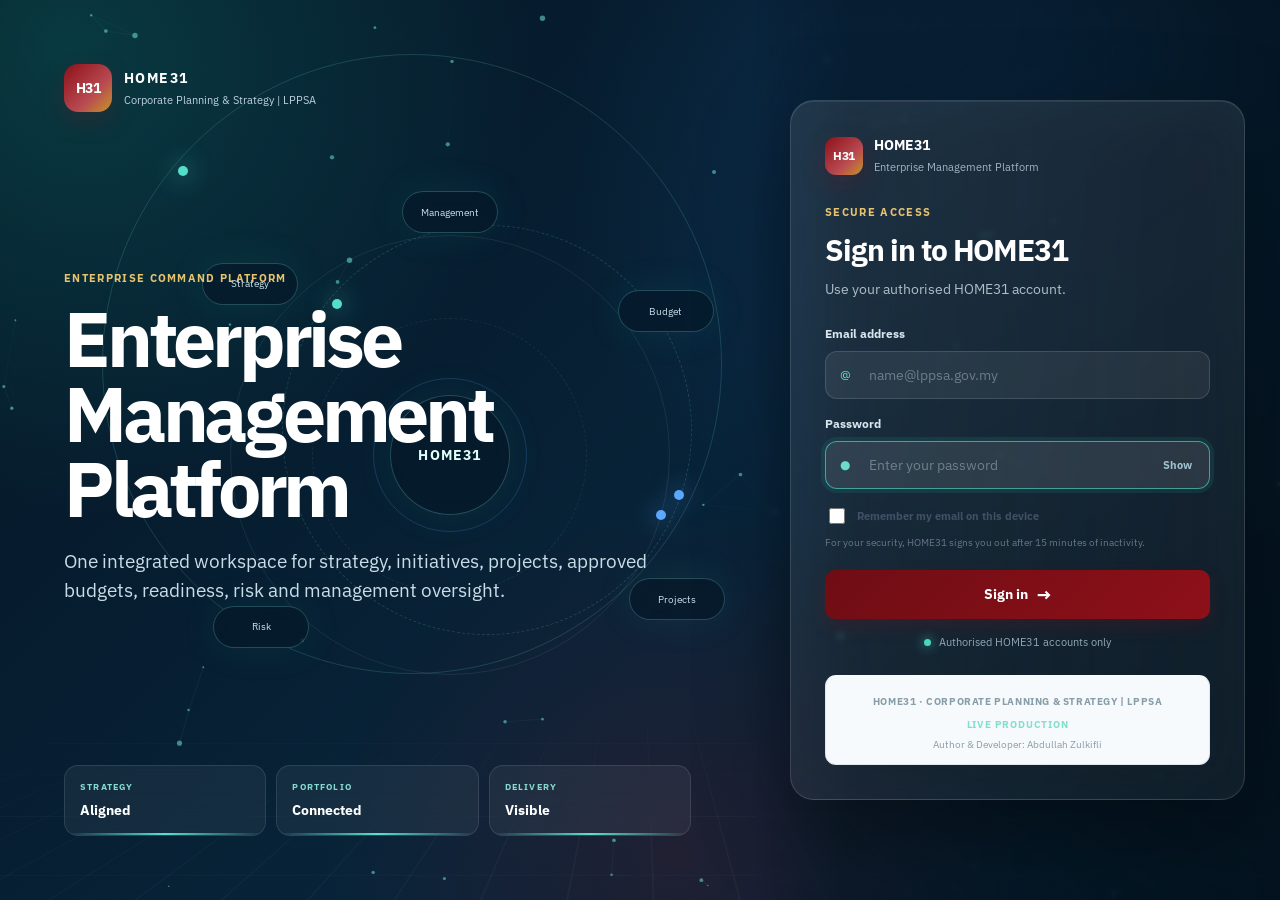
<file: index.html>
<!doctype html>
<html lang="en">
<head>
  <meta charset="utf-8">
  <meta name="viewport" content="width=device-width, initial-scale=1">
  <meta name="theme-color" content="#8e1019">
  <meta name="description" content="HOME31 enterprise portfolio, initiative, project and budget dashboard">
  <title>HOME31 | Corporate Planning &amp; Strategy | LPPSA</title>
  <link rel="icon" href="favicon.svg" type="image/svg+xml">
  <link rel="preconnect" href="https://fonts.googleapis.com">
  <link rel="preconnect" href="https://fonts.gstatic.com" crossorigin>
  <link href="https://fonts.googleapis.com/css2?family=IBM+Plex+Sans:wght@400;500;600;700&display=swap" rel="stylesheet">
  <link rel="stylesheet" href="assets/css/styles.css?v=9.5.3-session-security">
</head>
<body data-home31-build="9.5.3-session-security">
  <noscript><div class="fatal">HOME31 requires JavaScript to run.</div></noscript>

  <section id="login-screen" class="login-screen cinematic-login" aria-labelledby="login-title">
    <canvas id="login-particle-canvas" class="login-particle-canvas" aria-hidden="true"></canvas>
    <div class="cinematic-grid" aria-hidden="true"></div>
    <div class="cinematic-scan" aria-hidden="true"></div>
    <div class="cinematic-orbit orbit-one" aria-hidden="true"></div>
    <div class="cinematic-orbit orbit-two" aria-hidden="true"></div>

    <div class="login-story-panel">
      <div class="login-brand cinematic-brand"><span class="brand-mark">H31</span><div><strong>HOME31</strong><small>Corporate Planning &amp; Strategy | LPPSA</small></div></div>
      <div class="login-copy cinematic-copy">
        <span class="eyebrow light">Enterprise command platform</span>
        <h1>Enterprise Management Platform</h1>
        <p>One integrated workspace for strategy, initiatives, projects, approved budgets, readiness, risk and management oversight.</p>
      </div>
      <div class="cinematic-metrics" aria-hidden="true">
        <article><span>STRATEGY</span><strong>Aligned</strong><i></i></article>
        <article><span>PORTFOLIO</span><strong>Connected</strong><i></i></article>
        <article><span>DELIVERY</span><strong>Visible</strong><i></i></article>
      </div>
      <div class="cinematic-network" aria-hidden="true">
        <span class="network-core">HOME31</span>
        <span class="network-node n1">Strategy</span>
        <span class="network-node n2">Budget</span>
        <span class="network-node n3">Projects</span>
        <span class="network-node n4">Risk</span>
        <span class="network-node n5">Management</span>
      </div>
    </div>

    <div class="login-form-panel cinematic-form-panel">
      <form id="login-form" class="login-card cinematic-card" autocomplete="on">
        <div class="login-card-brand"><span class="brand-mark small">H31</span><div><strong>HOME31</strong><small>Enterprise Management Platform</small></div></div>
        <div class="login-heading">
          <span class="eyebrow light">Secure access</span>
          <h2 id="login-title">Sign in to HOME31</h2>
          <p id="mode-copy">Use your authorised HOME31 account.</p>
        </div>
        <div id="login-alert" class="alert danger hidden" role="alert"></div>
        <label class="login-field"><span>Email address</span><div class="login-input-wrap"><span class="login-input-icon" aria-hidden="true">@</span><input id="login-email" type="email" autocomplete="username" inputmode="email" placeholder="name@lppsa.gov.my" required></div></label>
        <label class="login-field"><span>Password</span><div class="login-input-wrap"><span class="login-input-icon" aria-hidden="true">●</span><input id="login-password" type="password" autocomplete="current-password" placeholder="Enter your password" required><button id="login-password-toggle" class="login-password-toggle" type="button" aria-label="Show password" aria-pressed="false">Show</button></div></label>
        <label class="login-remember">
          <input id="login-remember-email" type="checkbox">
          <span>Remember my email on this device</span>
        </label>
        <p class="login-timeout-note">For your security, HOME31 signs you out after 15 minutes of inactivity.</p>
        <button class="btn primary wide login-submit" type="submit"><span>Sign in</span><i aria-hidden="true">→</i></button>
        <div class="login-security-note"><span class="security-dot"></span><span>Authorised HOME31 accounts only</span></div>
        <div class="login-author-credit" aria-label="Application identity and author">
          <span>HOME31 · Corporate Planning &amp; Strategy | LPPSA</span>
          <strong>Live Production</strong>
          <small>Author &amp; Developer: Abdullah Zulkifli</small>
        </div>
      </form>
    </div>
  </section>

  <div id="app-shell" class="app-shell hidden">
    <header class="topbar">
      <div class="topbar-brand"><span class="brand-mark small">H31</span><div><strong>HOME31</strong><small>Corporate Planning &amp; Strategy | LPPSA</small></div></div>
      <button id="mobile-menu" class="icon-button mobile-only" aria-label="Toggle navigation">☰</button>
      <nav id="main-nav" class="main-nav" aria-label="Primary navigation"></nav>
      <div class="topbar-actions">
        <button id="quick-add" class="btn compact primary">＋ New</button>
        <button id="user-menu-button" class="user-chip" aria-haspopup="true"><span id="user-avatar" class="avatar">AZ</span><span><strong id="user-name">User</strong><small id="user-role">Role</small></span></button>
      </div>
    </header>

    <div id="user-menu" class="dropdown hidden">
      <button data-route="profile">My profile</button>
      <button id="change-password-action">Change password</button>
      <button id="logout-action" class="danger-text">Sign out</button>
    </div>

    <main id="page-root" class="page-root" tabindex="-1"></main>
    <footer class="footer"><span>HOME31 v9.4.4 · Live Production</span><span id="footer-mode">Developed by Abdullah Zulkifli · Corporate Planning &amp; Strategy</span></footer>
  </div>

  <div id="modal-layer" class="modal-layer hidden" role="dialog" aria-modal="true" aria-labelledby="modal-title">
    <div class="modal-card">
      <div class="modal-header"><div><span id="modal-eyebrow" class="eyebrow">HOME31</span><h2 id="modal-title">Dialog</h2></div><button id="modal-close" class="icon-button" aria-label="Close">✕</button></div>
      <div id="modal-content" class="modal-content"></div>
    </div>
  </div>


  <div id="idle-warning-layer" class="idle-warning-layer hidden" role="dialog" aria-modal="true" aria-labelledby="idle-warning-title">
    <div class="idle-warning-card">
      <div class="idle-warning-icon" aria-hidden="true">⏱</div>
      <span class="eyebrow">Session security</span>
      <h2 id="idle-warning-title">Your session is about to expire</h2>
      <p>No activity has been detected. HOME31 will sign you out in <strong id="idle-warning-countdown">3:00</strong>.</p>
      <div class="idle-warning-actions">
        <button id="idle-signout-now" class="btn outline" type="button">Sign out now</button>
        <button id="idle-stay-signed-in" class="btn primary" type="button">Stay signed in</button>
      </div>
    </div>
  </div>

  <div id="toast" class="toast hidden" role="status" aria-live="polite"></div>
  <input id="csv-file" class="hidden" type="file" accept=".csv,text/csv">

  <script src="config.js"></script>
  <script src="assets/js/data.js?v=7.1"></script>
  <script src="assets/js/api.js?v=9.5.3-session-security"></script>
  <script src="assets/js/app.js?v=9.5.3-session-security"></script>
</body>
</html>
</file>
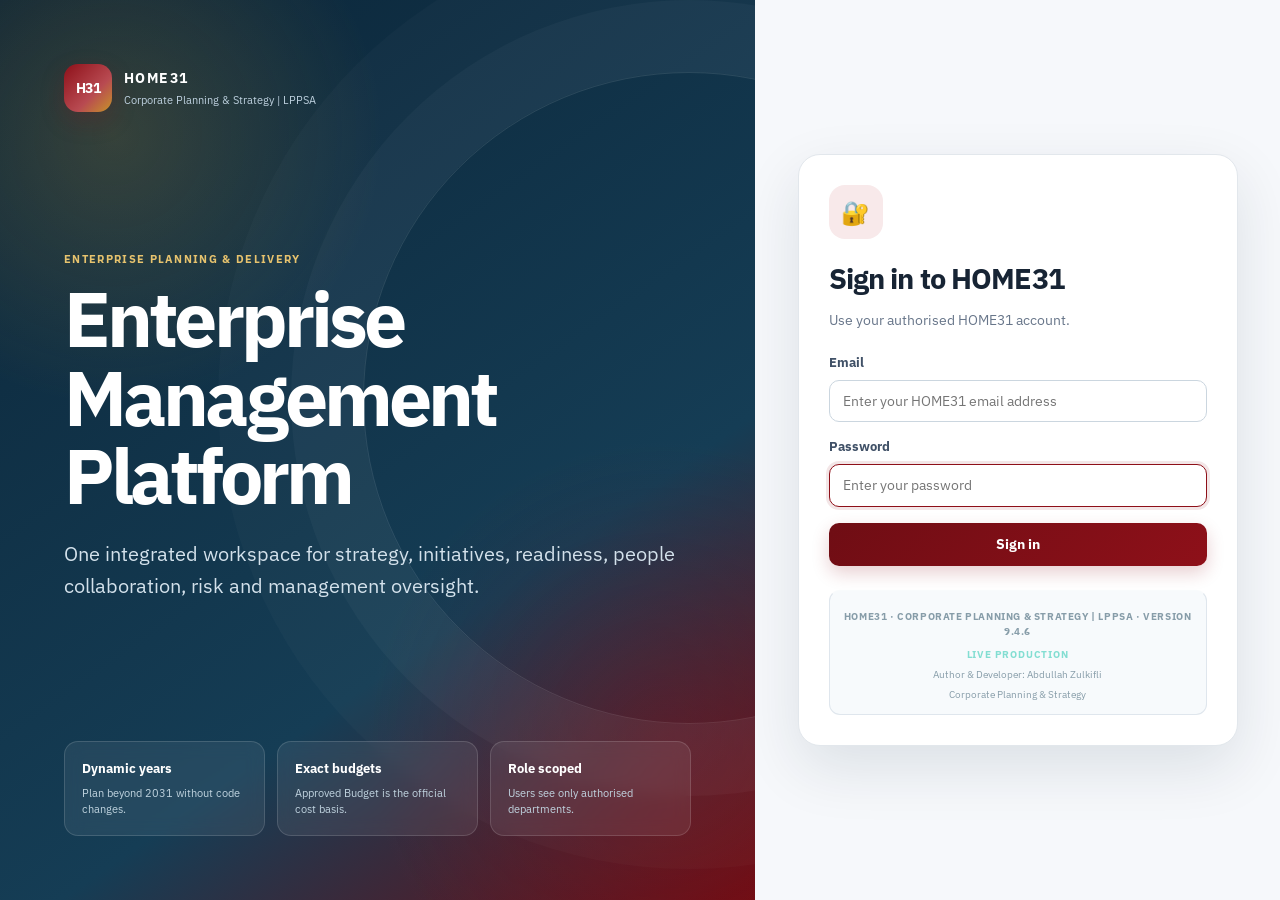
<file: v9.4.6_priority_consistency.html>
<!doctype html>
<html lang="en">
<head>
  <meta charset="utf-8">
  <meta name="viewport" content="width=device-width, initial-scale=1">
  <meta name="theme-color" content="#8e1019">
  <meta name="description" content="HOME31 enterprise portfolio, initiative, project and budget dashboard">
  <title>HOME31 | Corporate Planning &amp; Strategy | LPPSA</title>
  <link rel="icon" href="favicon.svg" type="image/svg+xml">
  <link rel="preconnect" href="https://fonts.googleapis.com">
  <link rel="preconnect" href="https://fonts.gstatic.com" crossorigin>
  <link href="https://fonts.googleapis.com/css2?family=IBM+Plex+Sans:wght@400;500;600;700&display=swap" rel="stylesheet">
  <link rel="stylesheet" href="assets/css/styles.css?v=9.4.6-priority-consistency">
</head>
<body data-home31-build="9.4.6-priority-consistency">
  <noscript><div class="fatal">HOME31 requires JavaScript to run.</div></noscript>

  <section id="login-screen" class="login-screen" aria-labelledby="login-title">
    <div class="login-visual">
      <div class="login-brand"><span class="brand-mark">H31</span><div><strong>HOME31</strong><small>Corporate Planning &amp; Strategy | LPPSA</small></div></div>
      <div class="login-copy">
        <span class="eyebrow light">Enterprise planning & delivery</span>
        <h1>Enterprise Management Platform</h1>
        <p>One integrated workspace for strategy, initiatives, readiness, people collaboration, risk and management oversight.</p>
      </div>
      <div class="login-highlights">
        <div><strong>Dynamic years</strong><span>Plan beyond 2031 without code changes.</span></div>
        <div><strong>Exact budgets</strong><span>Approved Budget is the official cost basis.</span></div>
        <div><strong>Role scoped</strong><span>Users see only authorised departments.</span></div>
      </div>
    </div>
    <div class="login-panel">
      <form id="login-form" class="login-card" autocomplete="on">
        <div class="login-icon">🔐</div>
        <h2 id="login-title">Sign in to HOME31</h2>
        <p id="mode-copy">Please enter your HOME31 email address and password.</p>
        <div id="login-alert" class="alert danger hidden" role="alert"></div>
        <label class="field"><span>Email</span><input id="login-email" type="email" autocomplete="username" inputmode="email" placeholder="Enter your HOME31 email address" required></label>
        <label class="field"><span>Password</span><input id="login-password" type="password" autocomplete="current-password" placeholder="Enter your password" required></label>
        <button class="btn primary wide" type="submit">Sign in</button>
        <div class="login-author-credit" aria-label="Application identity and author">
          <span>HOME31 · Corporate Planning &amp; Strategy | LPPSA · Version 9.4.6</span>
          <strong>Live Production</strong>
          <small>Author &amp; Developer: Abdullah Zulkifli</small>
          <small>Corporate Planning &amp; Strategy</small>
        </div>

      </form>
    </div>
  </section>

  <div id="app-shell" class="app-shell hidden">
    <header class="topbar">
      <div class="topbar-brand"><span class="brand-mark small">H31</span><div><strong>HOME31</strong><small>Corporate Planning &amp; Strategy | LPPSA</small></div></div>
      <button id="mobile-menu" class="icon-button mobile-only" aria-label="Toggle navigation">☰</button>
      <nav id="main-nav" class="main-nav" aria-label="Primary navigation"></nav>
      <div class="topbar-actions">
        <button id="quick-add" class="btn compact primary">＋ New</button>
        <button id="user-menu-button" class="user-chip" aria-haspopup="true"><span id="user-avatar" class="avatar">AZ</span><span><strong id="user-name">User</strong><small id="user-role">Role</small></span></button>
      </div>
    </header>

    <div id="user-menu" class="dropdown hidden">
      <button data-route="profile">My profile</button>
      <button id="change-password-action">Change password</button>
      <button id="logout-action" class="danger-text">Sign out</button>
    </div>

    <main id="page-root" class="page-root" tabindex="-1"></main>
    <footer class="footer"><span>HOME31 v9.4.6 · Live Production</span><span id="footer-mode">Developed by Abdullah Zulkifli · Corporate Planning &amp; Strategy</span></footer>
  </div>

  <div id="modal-layer" class="modal-layer hidden" role="dialog" aria-modal="true" aria-labelledby="modal-title">
    <div class="modal-card">
      <div class="modal-header"><div><span id="modal-eyebrow" class="eyebrow">HOME31</span><h2 id="modal-title">Dialog</h2></div><button id="modal-close" class="icon-button" aria-label="Close">✕</button></div>
      <div id="modal-content" class="modal-content"></div>
    </div>
  </div>

  <div id="toast" class="toast hidden" role="status" aria-live="polite"></div>
  <input id="csv-file" class="hidden" type="file" accept=".csv,text/csv">

  <script src="config.js"></script>
  <script src="assets/js/data.js?v=7.1"></script>
  <script src="assets/js/api.js?v=9.4.6-priority-consistency"></script>
  <script src="assets/js/app.js?v=9.4.6-priority-consistency"></script>
</body>
</html>
</file>
<file: assets/css/styles.css>
:root{
  --navy-950:#061827;--navy-900:#0b2538;--navy-800:#123a53;--navy-700:#1a4f6c;
  --teal-700:#08766c;--teal-600:#0b8f82;--teal-500:#14a897;--teal-100:#dff5f1;
  --blue-600:#2468b4;--green-600:#17845b;--amber-600:#ac6a08;--red-600:#b83a3a;
  --ink:#172434;--muted:#66758a;--line:#dce5ed;--line-strong:#c8d4df;--surface:#fff;--surface-2:#f5f8fb;--bg:#eef3f7;
  --shadow:0 12px 36px rgba(11,37,56,.09);--radius:16px;--font:Inter,ui-sans-serif,system-ui,-apple-system,BlinkMacSystemFont,"Segoe UI",sans-serif;
}
*{box-sizing:border-box}html{scroll-behavior:smooth}body{margin:0;min-height:100vh;background:var(--bg);color:var(--ink);font-family:var(--font);font-size:14px}button,input,select,textarea{font:inherit}button{cursor:pointer}.hidden{display:none!important}.fatal{padding:24px;background:#fff0f0;color:#8d2020}.mobile-only{display:none!important}
.login-screen{min-height:100vh;display:grid;grid-template-columns:minmax(0,1.18fr) minmax(380px,.82fr);background:#fff}.login-visual{position:relative;overflow:hidden;padding:clamp(34px,5vw,76px);color:#fff;background:radial-gradient(circle at 15% 15%,rgba(20,168,151,.24),transparent 26%),radial-gradient(circle at 88% 82%,rgba(56,141,194,.26),transparent 30%),linear-gradient(145deg,var(--navy-950),var(--navy-800) 62%,#0b6b63);display:flex;flex-direction:column;justify-content:space-between}.login-visual:after{content:"";position:absolute;width:650px;height:650px;border-radius:50%;border:1px solid rgba(255,255,255,.11);right:-260px;top:8%;box-shadow:0 0 0 72px rgba(255,255,255,.03),0 0 0 145px rgba(255,255,255,.02)}.login-brand,.topbar-brand{display:flex;align-items:center;gap:12px;position:relative;z-index:1}.brand-mark{display:grid;place-items:center;width:48px;height:48px;border-radius:14px;background:linear-gradient(135deg,#1fc6b2,#3b91c7);color:#fff;font-weight:900;letter-spacing:-.04em;box-shadow:0 10px 26px rgba(0,0,0,.18)}.brand-mark.small{width:38px;height:38px;border-radius:11px;font-size:12px}.login-brand strong,.topbar-brand strong{display:block;letter-spacing:.13em}.login-brand small,.topbar-brand small{display:block;margin-top:3px;color:#bed1df;font-size:11px}.login-copy{position:relative;z-index:1;max-width:760px}.eyebrow{display:block;text-transform:uppercase;letter-spacing:.14em;font-size:10px;font-weight:900;color:var(--teal-600)}.eyebrow.light{color:#8be0d5}.login-copy h1{max-width:800px;margin:12px 0 24px;font-size:clamp(44px,6vw,80px);line-height:1.02;letter-spacing:-.05em}.login-copy p{max-width:710px;margin:0;color:#d3e1eb;font-size:clamp(17px,1.55vw,22px);line-height:1.62}.login-highlights{position:relative;z-index:1;display:grid;grid-template-columns:repeat(3,1fr);gap:12px}.login-highlights div{padding:17px;border:1px solid rgba(255,255,255,.14);border-radius:14px;background:rgba(255,255,255,.07);backdrop-filter:blur(8px)}.login-highlights strong{display:block;font-size:13px}.login-highlights span{display:block;margin-top:6px;color:#c1d4e0;font-size:11px;line-height:1.5}.login-panel{display:grid;place-items:center;padding:28px;background:#f6f8fb}.login-card{width:min(440px,100%);padding:30px;border:1px solid var(--line);border-radius:22px;background:#fff;box-shadow:var(--shadow)}.login-icon{display:grid;place-items:center;width:54px;height:54px;border-radius:16px;background:var(--teal-100);font-size:23px}.login-card h2{margin:18px 0 8px;font-size:29px;letter-spacing:-.03em}.login-card>p{margin:0 0 23px;color:var(--muted);line-height:1.6}.login-card code{padding:2px 5px;border-radius:5px;background:#edf3f6}.demo-credentials{display:grid;gap:5px;margin-top:18px;padding:13px 14px;border:1px solid #f0d4a4;border-radius:11px;background:#fff8eb;color:#7c5115;font-size:11px;line-height:1.45}.demo-credentials strong{font-size:12px}
.field{display:flex;flex-direction:column;gap:7px;margin-bottom:14px}.field>span,.field label{font-size:11px;font-weight:850;color:#405167}.field input,.field select,.field textarea,.toolbar input,.toolbar select{width:100%;padding:11px 12px;border:1px solid var(--line-strong);border-radius:10px;background:#fff;color:var(--ink);outline:none;transition:.15s}.field input:focus,.field select:focus,.field textarea:focus,.toolbar input:focus,.toolbar select:focus{border-color:var(--teal-500);box-shadow:0 0 0 3px rgba(20,168,151,.13)}.field textarea{min-height:92px;resize:vertical}.field-row{display:grid;grid-template-columns:1fr 1fr;gap:13px}.form-grid{display:grid;grid-template-columns:repeat(2,minmax(0,1fr));gap:13px}.span-2{grid-column:span 2}.checkbox{display:flex;align-items:center;gap:8px}.checkbox input{width:auto}
.btn{border:0;border-radius:10px;padding:11px 15px;font-weight:850;display:inline-flex;align-items:center;justify-content:center;gap:8px;transition:.16s}.btn:hover{transform:translateY(-1px)}.btn.primary{background:linear-gradient(135deg,var(--teal-700),var(--teal-600));color:#fff;box-shadow:0 7px 18px rgba(8,118,108,.19)}.btn.secondary{background:#e8eef3;color:#31465b}.btn.outline{border:1px solid var(--line-strong);background:#fff;color:#35495e}.btn.danger{background:#fff0f0;color:#a52d2d}.btn.compact{padding:8px 11px;font-size:12px}.btn.wide{width:100%}.icon-button{display:grid;place-items:center;width:36px;height:36px;border:0;border-radius:10px;background:#eaf0f4;color:#30485d}.danger-text{color:var(--red-600)!important}.alert{padding:11px 12px;border-radius:10px;margin:0 0 14px;font-size:12px;line-height:1.5}.alert.danger{border:1px solid #efc2c2;background:#fff1f1;color:#9f2929}.alert.info{border:1px solid #bddced;background:#edf8ff;color:#245a79}.alert.success{border:1px solid #b9e0cc;background:#ecf9f2;color:#1f6b49}
.app-shell{min-height:100vh}.topbar{position:sticky;top:0;z-index:40;height:72px;border-bottom:1px solid var(--line);background:rgba(255,255,255,.96);backdrop-filter:blur(10px);display:flex;align-items:center;padding:0 24px;gap:25px}.topbar-brand{min-width:205px}.topbar-brand small{color:var(--muted)}.main-nav{display:flex;align-items:stretch;align-self:stretch;gap:2px;flex:1;overflow-x:auto}.main-nav button{white-space:nowrap;border:0;border-bottom:3px solid transparent;background:transparent;padding:0 12px;color:#53647a;font-size:12px;font-weight:800}.main-nav button:hover{color:var(--teal-700);background:#f5fbfa}.main-nav button.active{color:var(--teal-700);border-bottom-color:var(--teal-600)}.topbar-actions{display:flex;align-items:center;gap:9px}.user-chip{display:flex;align-items:center;gap:9px;padding:6px 10px 6px 7px;border:1px solid var(--line);border-radius:12px;background:#fff;color:var(--ink)}.avatar{display:grid;place-items:center;width:34px;height:34px;border-radius:10px;background:linear-gradient(135deg,var(--navy-800),var(--teal-600));color:#fff;font-size:11px;font-weight:900}.user-chip strong,.user-chip small{display:block;text-align:left}.user-chip strong{font-size:11px}.user-chip small{margin-top:2px;color:var(--muted);font-size:9px}.dropdown{position:fixed;right:24px;top:66px;z-index:70;width:205px;padding:7px;border:1px solid var(--line);border-radius:12px;background:#fff;box-shadow:var(--shadow)}.dropdown button{width:100%;border:0;border-radius:8px;background:transparent;padding:10px 11px;text-align:left;color:#374b61;font-size:12px;font-weight:750}.dropdown button:hover{background:#f1f5f8}.page-root{width:min(100% - 34px,1560px);margin:0 auto;padding:27px 0 42px;min-height:calc(100vh - 112px)}.footer{display:flex;justify-content:space-between;width:min(100% - 34px,1560px);margin:0 auto;padding:14px 0 24px;color:#7a8798;font-size:10px}
.page-header{display:flex;align-items:flex-start;justify-content:space-between;gap:20px;margin-bottom:20px}.page-title h1{margin:5px 0 6px;font-size:29px;letter-spacing:-.035em}.page-title p{margin:0;max-width:780px;color:var(--muted);font-size:13px;line-height:1.55}.header-actions,.toolbar{display:flex;align-items:center;gap:9px;flex-wrap:wrap}.toolbar{justify-content:space-between;margin-bottom:15px}.toolbar-group{display:flex;align-items:center;gap:8px;flex-wrap:wrap}.toolbar input{min-width:220px}.toolbar select{width:auto;min-width:145px}.grid{display:grid;gap:15px}.kpi-grid{grid-template-columns:repeat(6,minmax(0,1fr));margin-bottom:15px}.card{border:1px solid var(--line);border-radius:var(--radius);background:var(--surface);box-shadow:0 6px 22px rgba(11,37,56,.045)}.kpi-card{min-height:128px;padding:17px;display:flex;flex-direction:column;justify-content:space-between}.kpi-top{display:flex;align-items:flex-start;justify-content:space-between;gap:10px}.kpi-label{color:var(--muted);font-size:10px;font-weight:850;text-transform:uppercase;letter-spacing:.045em}.kpi-icon{display:grid;place-items:center;width:35px;height:35px;border-radius:10px;background:var(--teal-100);font-size:16px}.kpi-value{font-size:25px;font-weight:900;letter-spacing:-.04em}.kpi-meta{color:var(--muted);font-size:10px;line-height:1.4}.positive{color:var(--green-600)!important}.negative{color:var(--red-600)!important}.warning{color:var(--amber-600)!important}.dashboard-grid{grid-template-columns:minmax(0,1.35fr) minmax(340px,.65fr)}.two-col{grid-template-columns:repeat(2,minmax(0,1fr))}.three-col{grid-template-columns:repeat(3,minmax(0,1fr))}.panel{padding:18px}.panel-header{display:flex;align-items:flex-start;justify-content:space-between;gap:12px;margin-bottom:16px}.panel-header h2{margin:0;font-size:15px}.panel-header p{margin:4px 0 0;color:var(--muted);font-size:10px}.budget-list,.status-list,.activity-list{display:flex;flex-direction:column;gap:11px}.budget-line{display:grid;grid-template-columns:145px 1fr 95px;align-items:center;gap:11px;font-size:11px}.bar-track{height:9px;border-radius:999px;background:#e7edf3;overflow:hidden}.bar-fill{height:100%;border-radius:999px;background:linear-gradient(90deg,var(--teal-700),#48a5c4)}.budget-line strong{text-align:right;font-variant-numeric:tabular-nums}.status-item,.activity-item{display:flex;align-items:center;justify-content:space-between;gap:13px;padding:12px;border:1px solid #e9eef3;border-radius:11px}.status-item strong,.activity-item strong{display:block;font-size:11px}.status-item small,.activity-item small{display:block;margin-top:4px;color:var(--muted);font-size:9px;line-height:1.45}.badge{display:inline-flex;align-items:center;justify-content:center;white-space:nowrap;border-radius:999px;padding:5px 8px;font-size:9px;font-weight:900}.badge.green{background:#e7f6ef;color:#14734d}.badge.amber{background:#fff4df;color:#925b0b}.badge.red{background:#fff0f0;color:#a52e2e}.badge.blue{background:#eaf2ff;color:#255b9d}.badge.gray{background:#edf1f4;color:#576678}.badge.teal{background:#e2f6f2;color:#08766c}.donut-wrap{display:grid;grid-template-columns:180px 1fr;gap:20px;align-items:center}.donut{--value:70;position:relative;width:168px;aspect-ratio:1;border-radius:50%;background:conic-gradient(var(--teal-600) calc(var(--value)*1%),#e7edf3 0);display:grid;place-items:center}.donut:before{content:"";width:116px;aspect-ratio:1;border-radius:50%;background:#fff}.donut-label{position:absolute;text-align:center}.donut-label strong{display:block;font-size:25px}.donut-label small{color:var(--muted);font-size:9px}.legend{display:flex;flex-direction:column;gap:9px}.legend-row{display:flex;justify-content:space-between;gap:18px;font-size:10px}.legend-row span:first-child:before{content:"";display:inline-block;width:8px;height:8px;border-radius:3px;background:var(--teal-600);margin-right:7px}.summary-strip{display:grid;grid-template-columns:repeat(5,1fr);gap:0;padding:19px 0;margin-bottom:15px;border-radius:var(--radius);background:linear-gradient(135deg,var(--navy-950),var(--navy-800));color:#fff}.summary-strip div{padding:2px 20px;border-right:1px solid rgba(255,255,255,.13)}.summary-strip div:last-child{border-right:0}.summary-strip small{display:block;color:#bfd2df;font-size:9px}.summary-strip strong{display:block;margin-top:7px;font-size:20px}
.table-card{overflow:hidden}.table-header{display:flex;align-items:center;justify-content:space-between;gap:12px;padding:15px 16px;border-bottom:1px solid var(--line)}.table-header strong{font-size:13px}.table-wrap{overflow:auto}table{width:100%;min-width:920px;border-collapse:collapse}th,td{padding:13px 15px;border-bottom:1px solid #eaf0f4;text-align:left;font-size:10px;vertical-align:middle}th{position:sticky;top:0;z-index:1;background:#f6f8fa;color:#56677c;text-transform:uppercase;letter-spacing:.065em;font-size:8px}td strong{font-size:10px}.amount{text-align:right!important;font-variant-numeric:tabular-nums}.muted{color:var(--muted)}.row-actions{display:flex;gap:6px}.action-button{border:0;border-radius:8px;background:#ebf1f5;color:#395169;padding:7px 8px;font-size:9px;font-weight:850}.action-button:hover{background:#dfe9ef}.progress-cell{display:flex;align-items:center;gap:8px}.progress-cell .bar-track{width:78px;height:7px}.empty-state{padding:55px 20px;text-align:center;color:var(--muted)}.empty-state strong{display:block;margin-bottom:6px;color:#405269}.tabs{display:flex;gap:5px;margin-bottom:15px;padding:5px;border:1px solid var(--line);border-radius:12px;background:#fff;width:max-content}.tabs button{border:0;border-radius:8px;background:transparent;padding:8px 12px;color:#5a6a7e;font-size:10px;font-weight:850}.tabs button.active{background:var(--navy-900);color:#fff}.timeline{overflow-x:auto;padding-bottom:8px}.timeline-grid{min-width:1100px}.timeline-head,.timeline-row{display:grid;grid-template-columns:240px repeat(12,1fr);align-items:center}.timeline-head{border-bottom:1px solid var(--line)}.timeline-head div{padding:10px 6px;color:var(--muted);font-size:8px;font-weight:850;text-align:center}.timeline-head div:first-child{text-align:left}.timeline-row{min-height:54px;border-bottom:1px solid #eaf0f4}.timeline-row>div:first-child{padding:10px 12px}.timeline-row strong{display:block;font-size:10px}.timeline-row small{display:block;margin-top:3px;color:var(--muted);font-size:8px}.timeline-track{grid-column:2/14;position:relative;height:30px;margin:0 5px;background:repeating-linear-gradient(90deg,transparent 0,transparent calc(8.333% - 1px),#e9eef3 calc(8.333% - 1px),#e9eef3 8.333%)}.timeline-bar{position:absolute;top:7px;height:16px;border-radius:5px;background:linear-gradient(90deg,var(--teal-700),#49a8c7);min-width:10px}.timeline-bar.risk{background:linear-gradient(90deg,#c78117,#dda13f)}.timeline-bar.delayed{background:linear-gradient(90deg,#a83232,#d65a5a)}.comparison-bars{display:flex;flex-direction:column;gap:15px}.comparison-row{display:grid;grid-template-columns:130px 1fr 1fr 85px;gap:9px;align-items:center;font-size:10px}.compare-track{height:11px;border-radius:999px;background:#e7edf3;overflow:hidden}.compare-old{height:100%;background:#8fa5b7}.compare-new{height:100%;background:var(--teal-600)}.report-card{padding:19px;display:flex;flex-direction:column;min-height:185px}.report-card .report-icon{display:grid;place-items:center;width:42px;height:42px;border-radius:12px;background:var(--teal-100);font-size:19px}.report-card h3{margin:16px 0 7px;font-size:15px}.report-card p{margin:0 0 18px;color:var(--muted);font-size:10px;line-height:1.55}.report-card .btn{margin-top:auto;align-self:flex-start}.profile-card{display:grid;grid-template-columns:220px 1fr;gap:22px;padding:22px}.profile-summary{text-align:center;padding:20px;border-radius:14px;background:linear-gradient(145deg,var(--navy-900),var(--navy-700));color:#fff}.profile-avatar{display:grid;place-items:center;width:82px;height:82px;margin:0 auto 14px;border-radius:24px;background:linear-gradient(135deg,#23c5b2,#4d9ac7);font-size:25px;font-weight:900}.profile-summary h2{margin:0;font-size:18px}.profile-summary p{margin:5px 0 15px;color:#c5d7e3;font-size:10px}.profile-details{display:grid;grid-template-columns:1fr 1fr;gap:15px}.detail-box{padding:14px;border:1px solid var(--line);border-radius:11px}.detail-box small{display:block;color:var(--muted);font-size:9px}.detail-box strong{display:block;margin-top:6px;font-size:11px}.metric-mini{display:grid;grid-template-columns:repeat(3,1fr);gap:9px;margin-top:15px}.metric-mini div{padding:11px;border-radius:10px;background:rgba(255,255,255,.09)}.metric-mini strong{display:block;font-size:18px}.metric-mini small{color:#bdd1de;font-size:8px}
.modal-layer{position:fixed;inset:0;z-index:100;display:grid;place-items:center;padding:20px;background:rgba(4,19,31,.61);backdrop-filter:blur(3px)}.modal-card{width:min(760px,100%);max-height:92vh;overflow:auto;border-radius:19px;background:#fff;box-shadow:0 34px 90px rgba(0,0,0,.32)}.modal-header{position:sticky;top:0;z-index:2;display:flex;align-items:center;justify-content:space-between;padding:18px 20px;border-bottom:1px solid var(--line);background:#fff}.modal-header h2{margin:4px 0 0;font-size:18px}.modal-content{padding:20px}.modal-actions{display:flex;justify-content:flex-end;gap:8px;margin-top:18px}.toast{position:fixed;right:20px;bottom:20px;z-index:130;max-width:360px;padding:13px 16px;border-radius:11px;background:var(--navy-900);color:#fff;box-shadow:var(--shadow);font-size:11px;line-height:1.45}.toast.error{background:#9f2929}.toast.success{background:#146b4a}.loading{display:grid;place-items:center;min-height:360px;color:var(--muted)}.spinner{width:28px;height:28px;border:3px solid #dbe6ec;border-top-color:var(--teal-600);border-radius:50%;animation:spin .8s linear infinite;margin-bottom:10px}@keyframes spin{to{transform:rotate(360deg)}}
@media(max-width:1250px){.kpi-grid{grid-template-columns:repeat(3,1fr)}.main-nav button{padding:0 9px}.topbar-brand{min-width:auto}.user-chip span:last-child{display:none}}
@media(max-width:980px){.login-screen{grid-template-columns:1fr}.login-visual{min-height:46vh}.login-highlights{display:none}.dashboard-grid,.two-col,.three-col{grid-template-columns:1fr}.summary-strip{grid-template-columns:repeat(2,1fr)}.summary-strip div{border-right:0;border-bottom:1px solid rgba(255,255,255,.12)}.summary-strip div:last-child{grid-column:span 2}.profile-card{grid-template-columns:1fr}.topbar{gap:10px}.mobile-only{display:grid!important}.main-nav{position:fixed;left:14px;right:14px;top:78px;z-index:60;height:auto;display:none;flex-direction:column;align-items:stretch;padding:8px;border:1px solid var(--line);border-radius:14px;background:#fff;box-shadow:var(--shadow)}.main-nav.open{display:flex}.main-nav button{padding:11px;border:0;border-radius:8px;text-align:left}.main-nav button.active{background:#e9f6f3}.topbar-actions{margin-left:auto}}
@media(max-width:720px){.login-visual{padding:30px 24px}.login-copy h1{font-size:42px}.login-panel{padding:18px}.topbar{padding:0 14px}.topbar-brand small{display:none}.page-root,.footer{width:min(100% - 22px,1560px)}.page-header{flex-direction:column}.header-actions{width:100%}.kpi-grid{grid-template-columns:repeat(2,1fr)}.field-row,.form-grid,.profile-details{grid-template-columns:1fr}.span-2{grid-column:auto}.toolbar{align-items:stretch}.toolbar-group{width:100%}.toolbar input,.toolbar select{min-width:0;flex:1}.budget-line{grid-template-columns:105px 1fr 70px}.donut-wrap{grid-template-columns:1fr;justify-items:center}.summary-strip{grid-template-columns:1fr}.summary-strip div,.summary-strip div:last-child{grid-column:auto}.footer{flex-direction:column;gap:5px}.comparison-row{grid-template-columns:90px 1fr 1fr 55px}.profile-card{padding:14px}}
@media(max-width:460px){.kpi-grid{grid-template-columns:1fr}.topbar-actions>.btn{display:none}.login-copy h1{font-size:36px}.login-visual{min-height:42vh}.page-title h1{font-size:25px}}
@media print{.topbar,.footer,.header-actions,.toolbar,.tabs,.row-actions,.btn{display:none!important}.page-root{width:100%;padding:0}.card{box-shadow:none;break-inside:avoid}.page-header{margin-bottom:12px}body{background:#fff}}

/* HOME31 V7.9.4.9 comprehensive initiative form */
.modal-card.comprehensive-modal{width:min(1180px,96vw);max-height:95vh}.initiative-comprehensive-form{min-width:0}.initiative-draft-bar{display:flex;align-items:center;justify-content:space-between;gap:14px;padding:13px 14px;margin-bottom:14px;border:1px solid #b9ded7;border-radius:12px;background:#edf9f6}.initiative-draft-bar>div:first-child{display:flex;flex-direction:column;gap:3px}.initiative-draft-bar strong{font-size:11px}.initiative-draft-bar span{color:var(--muted);font-size:9px}.initiative-draft-bar>div:last-child{display:flex;gap:7px;flex-wrap:wrap}.initiative-stepper{display:grid;grid-template-columns:repeat(7,minmax(95px,1fr));gap:6px;margin:0 0 14px;overflow-x:auto}.initiative-stepper button{min-height:52px;padding:8px;border:1px solid var(--line);border-radius:10px;background:#f7f9fb;color:#5b6b7e;font-size:9px;font-weight:850;display:flex;align-items:center;justify-content:center;gap:6px;white-space:nowrap}.initiative-stepper button span{display:grid;place-items:center;width:21px;height:21px;border-radius:999px;background:#e4ebf0;color:#4d6174}.initiative-stepper button.active{border-color:var(--teal-600);background:#e8f7f4;color:var(--teal-700)}.initiative-stepper button.active span{background:var(--teal-700);color:#fff}.form-completion{display:grid;grid-template-columns:180px 1fr;align-items:center;gap:14px;margin-bottom:18px;padding:12px 14px;border:1px solid var(--line);border-radius:11px;background:#fff}.form-completion>div:first-child{display:flex;justify-content:space-between;gap:12px;font-size:10px}.form-completion strong{color:var(--teal-700)}.initiative-form-step{display:none}.initiative-form-step.active{display:block}.form-section-heading{margin-bottom:16px;padding-bottom:12px;border-bottom:1px solid var(--line)}.form-section-heading h3{margin:5px 0 5px;font-size:17px}.form-section-heading p{margin:0;color:var(--muted);font-size:10px;line-height:1.5}.field small{color:var(--muted);font-size:8px;line-height:1.45}.initiative-checkbox{min-height:46px;padding:12px;border:1px solid var(--line);border-radius:10px;background:#f7f9fb}.initiative-checkbox span{font-size:10px;font-weight:750;color:#405167}.budget-summary{display:grid;grid-template-columns:repeat(4,1fr);gap:9px;margin-top:12px}.budget-summary div{padding:13px;border:1px solid var(--line);border-radius:10px;background:#f7f9fb}.budget-summary small{display:block;color:var(--muted);font-size:8px}.budget-summary strong{display:block;margin-top:6px;font-size:13px}.evidence-summary{display:grid;grid-template-columns:180px 1fr;align-items:center;gap:14px;padding:13px 14px;margin-bottom:14px;border-radius:11px;background:linear-gradient(135deg,var(--navy-900),var(--navy-800));color:#fff}.evidence-summary>div:first-child{display:flex;justify-content:space-between;gap:12px;font-size:10px}.evidence-summary .bar-track{background:rgba(255,255,255,.2)}.evidence-grid{display:grid;grid-template-columns:repeat(2,minmax(0,1fr));gap:10px}.evidence-item{display:flex;align-items:center;justify-content:space-between;gap:12px;padding:12px;border:1px solid var(--line);border-radius:10px;background:#f8fafc}.evidence-item span{font-size:9px;font-weight:800;color:#405167}.evidence-item select{width:170px;max-width:45%;padding:9px;border:1px solid var(--line-strong);border-radius:8px;background:#fff}.evidence-notes{margin-top:13px}.review-summary{margin-bottom:15px}.review-grid{display:grid;grid-template-columns:repeat(3,1fr);gap:10px}.review-grid article{padding:15px;border:1px solid var(--line);border-radius:11px;background:#f8fafc}.review-grid small,.review-grid span{display:block;color:var(--muted);font-size:8px}.review-grid strong{display:block;margin:7px 0 5px;font-size:12px}.declaration{display:flex;align-items:flex-start;gap:10px;padding:14px;border:1px solid #b9ded7;border-radius:11px;background:#edf9f6}.declaration input{margin-top:2px}.declaration span{font-size:10px;line-height:1.5}.form-navigation{position:sticky;bottom:-20px;z-index:3;margin:18px -20px -20px;padding:13px 20px;border-top:1px solid var(--line);background:#fff;align-items:center}.initiative-current-step{font-size:9px;color:var(--muted);font-weight:800}.navigation-spacer{flex:1}.detail-sections{display:grid;gap:14px}.detail-sections section{padding:16px;border:1px solid var(--line);border-radius:13px}.detail-sections h3{margin:0 0 12px;font-size:14px}
@media(max-width:900px){.initiative-stepper{grid-template-columns:repeat(7,130px)}.review-grid{grid-template-columns:1fr 1fr}.budget-summary{grid-template-columns:1fr 1fr}.evidence-grid{grid-template-columns:1fr}.evidence-item select{max-width:50%}}
@media(max-width:620px){.modal-layer{padding:8px}.modal-card.comprehensive-modal{width:100%;max-height:98vh;border-radius:13px}.initiative-stepper{grid-template-columns:repeat(7,120px)}.form-completion,.evidence-summary{grid-template-columns:1fr}.review-grid,.budget-summary{grid-template-columns:1fr}.form-navigation{flex-wrap:wrap}.navigation-spacer{display:none}.initiative-draft-bar{align-items:flex-start;flex-direction:column}}

/* V2: initiative-to-project-management reflection */
.delivery-scope-note{display:flex;align-items:center;justify-content:space-between;gap:14px;margin:0 0 15px;padding:12px 14px;border:1px solid #bfe2dc;border-radius:12px;background:#eefaf7;color:#31566a;font-size:10px}.delivery-scope-note strong{color:var(--teal-700);font-size:11px}.next-action-cell{display:block;min-width:160px;max-width:260px;white-space:normal;line-height:1.45;color:#4c5f73}.unscheduled-delivery{display:flex;flex-wrap:wrap;gap:7px;margin-top:14px;padding-top:13px;border-top:1px solid var(--line)}.unscheduled-delivery strong{width:100%;font-size:11px}.unscheduled-delivery span{padding:6px 8px;border-radius:8px;background:#fff4df;color:#85580e;font-size:9px}@media(max-width:720px){.delivery-scope-note{align-items:flex-start;flex-direction:column}}

.delivery-year-help{display:flex;align-items:center;justify-content:space-between;gap:16px;margin:0 0 15px;padding:14px 16px;border:1px solid #edcf91;border-radius:14px;background:#fff8e8;color:#7c5612}.delivery-year-help strong,.delivery-year-help span{display:block}.delivery-year-help strong{font-size:12px}.delivery-year-help span{margin-top:4px;font-size:10px}.delivery-year-actions{display:flex;gap:7px;flex-wrap:wrap}.delivery-year-actions .action-button{background:#fff;border:1px solid #ddbd79;color:#6b490d}.delivery-year-actions .action-button:hover{background:#fff3d4}
@media(max-width:720px){.delivery-year-help{align-items:flex-start;flex-direction:column}}


/* V4: year-controlled executive delivery dashboard */
.dashboard-filter-bar{display:flex;align-items:flex-end;justify-content:flex-end;gap:9px;flex-wrap:wrap}.dashboard-filter-control{display:flex;flex-direction:column;gap:5px;min-width:145px}.dashboard-filter-control.department{min-width:280px}.dashboard-filter-control>span{font-size:8px;font-weight:900;text-transform:uppercase;letter-spacing:.07em;color:var(--muted)}.dashboard-filter-control select{width:100%;padding:9px 11px;border:1px solid var(--line-strong);border-radius:10px;background:#fff;color:var(--ink);outline:none}.dashboard-filter-control select:focus{border-color:var(--teal-500);box-shadow:0 0 0 3px rgba(20,168,151,.13)}
.dashboard-scope-banner{display:grid;grid-template-columns:1.3fr repeat(3,1fr);gap:0;margin-bottom:15px;border:1px solid #bfe2dc;border-radius:14px;background:linear-gradient(135deg,#f0fbf8,#e9f4f8);overflow:hidden}.dashboard-scope-banner>div{padding:13px 16px;border-right:1px solid #cfe5e3}.dashboard-scope-banner>div:last-child{border-right:0}.dashboard-scope-banner span{display:block;color:var(--muted);font-size:8px;text-transform:uppercase;letter-spacing:.06em;font-weight:850}.dashboard-scope-banner strong{display:block;margin-top:5px;color:var(--navy-900);font-size:16px}.dashboard-management-row{margin-bottom:15px}.dashboard-attention-list{display:flex;flex-direction:column;gap:9px}.dashboard-attention-item{display:grid;grid-template-columns:9px 1fr;gap:10px;align-items:start;padding:11px 12px;border:1px solid var(--line);border-radius:11px;background:#f8fafc}.dashboard-attention-item .attention-indicator{width:9px;height:9px;margin-top:3px;border-radius:99px;background:var(--blue-600)}.dashboard-attention-item.critical .attention-indicator{background:var(--red-600)}.dashboard-attention-item.watch .attention-indicator{background:var(--amber-600)}.dashboard-attention-item.information .attention-indicator{background:var(--blue-600)}.dashboard-attention-item strong{display:block;font-size:10px}.dashboard-attention-item small{display:block;margin-top:4px;color:var(--muted);font-size:9px;line-height:1.45}.empty-state.compact{padding:28px 15px}.dashboard-delivery-register{margin-top:0}.dashboard-delivery-register .table-header>div:first-child{display:flex;flex-direction:column;gap:4px}.dashboard-table-note{display:block;color:var(--muted);font-size:9px;font-weight:400}.dashboard-delivery-table{min-width:1780px}.dashboard-delivery-table th,.dashboard-delivery-table td{white-space:nowrap}.dashboard-delivery-table td:nth-child(1),.dashboard-delivery-table td:nth-child(3),.dashboard-delivery-table td:nth-child(14){white-space:normal;min-width:180px}.dashboard-delivery-table .next-action-cell{min-width:180px;max-width:260px}
@media(max-width:980px){.dashboard-filter-bar{justify-content:flex-start;width:100%}.dashboard-filter-control,.dashboard-filter-control.department{min-width:0;flex:1}.dashboard-scope-banner{grid-template-columns:repeat(2,1fr)}.dashboard-scope-banner>div:nth-child(2){border-right:0}.dashboard-scope-banner>div:nth-child(-n+2){border-bottom:1px solid #cfe5e3}}
@media(max-width:620px){.dashboard-filter-bar{align-items:stretch;flex-direction:column}.dashboard-filter-control,.dashboard-filter-control.department{width:100%}.dashboard-scope-banner{grid-template-columns:1fr}.dashboard-scope-banner>div{border-right:0;border-bottom:1px solid #cfe5e3}.dashboard-scope-banner>div:last-child{border-bottom:0}}

/* V6: HOME31 Executive Command Center */
.command-hero{display:grid;grid-template-columns:minmax(0,1fr) minmax(620px,1.25fr);gap:24px;align-items:end;margin-bottom:16px;padding:24px;border-radius:20px;background:radial-gradient(circle at 15% 0,rgba(31,198,178,.18),transparent 30%),linear-gradient(135deg,var(--navy-950),var(--navy-800));color:#fff;box-shadow:0 18px 42px rgba(6,24,39,.18)}
.command-kicker{display:block;color:#82dbcf;font-size:9px;font-weight:900;letter-spacing:.16em;text-transform:uppercase}.command-hero h1{margin:8px 0 9px;font-size:31px;line-height:1.08;letter-spacing:-.04em}.command-hero p{max-width:760px;margin:0;color:#d1e0ea;font-size:12px;line-height:1.6}.command-data-basis{margin-top:14px;color:#9fc2d3;font-size:9px;font-weight:750}.command-filter-grid{display:grid;grid-template-columns:repeat(3,minmax(135px,1fr));gap:8px}.command-filter-grid label{display:flex;flex-direction:column;gap:5px}.command-filter-grid label>span{color:#9fc2d3;font-size:7px;font-weight:900;letter-spacing:.08em;text-transform:uppercase}.command-filter-grid select{width:100%;padding:9px 10px;border:1px solid rgba(255,255,255,.18);border-radius:9px;background:rgba(255,255,255,.08);color:#fff;outline:none}.command-filter-grid option{color:var(--ink);background:#fff}.command-filter-grid .btn{min-height:37px;border-color:rgba(255,255,255,.25);background:rgba(255,255,255,.09);color:#fff}
.command-kpi-grid{display:grid;grid-template-columns:repeat(6,minmax(0,1fr));gap:12px;margin-bottom:15px}.command-kpi{min-height:126px;padding:16px;border:1px solid var(--line);border-radius:15px;background:#fff;color:var(--ink);text-align:left;box-shadow:0 7px 22px rgba(11,37,56,.05);transition:.18s}.command-kpi:hover{transform:translateY(-2px);box-shadow:var(--shadow)}.command-kpi.active{outline:3px solid rgba(20,168,151,.17);border-color:var(--teal-500)}.command-kpi.featured{background:linear-gradient(145deg,#e8f8f4,#fff)}.command-kpi.warning{border-color:#eed39e}.command-kpi.danger{border-color:#efc1c1}.command-kpi.priority{border-color:#bfd8ea}.command-kpi-top{display:flex;align-items:center;justify-content:space-between;gap:8px}.command-kpi-top b{color:var(--muted);font-size:9px;letter-spacing:.055em;text-transform:uppercase}.command-kpi-top i{display:grid;place-items:center;min-width:34px;height:34px;padding:0 7px;border-radius:10px;background:var(--teal-100);color:var(--teal-700);font-style:normal;font-size:11px;font-weight:900}.command-kpi>strong{display:block;margin:15px 0 4px;font-size:25px;letter-spacing:-.04em}.command-kpi>small{display:block;color:var(--muted);font-size:9px;line-height:1.45}
.executive-insight-card{display:flex;align-items:center;justify-content:space-between;gap:24px;margin-bottom:15px;padding:20px 22px;border:1px solid #c7dce8;border-radius:17px;background:linear-gradient(135deg,#f4f9fc,#edf8f5)}.executive-insight-card h2{margin:6px 0 7px;font-size:17px}.executive-insight-card p{max-width:1050px;margin:0;color:#4e6072;font-size:11px;line-height:1.65}.insight-actions{display:flex;gap:8px;flex-wrap:wrap;justify-content:flex-end;min-width:315px}
.command-section{margin:19px 0}.command-section-heading{display:flex;align-items:flex-end;justify-content:space-between;gap:18px;margin-bottom:11px}.command-section-heading h2{margin:5px 0 4px;font-size:18px}.command-section-heading p{margin:0;color:var(--muted);font-size:10px;line-height:1.5}.attention-lanes{display:grid;grid-template-columns:repeat(3,minmax(0,1fr));gap:12px}.attention-lane{overflow:hidden;border:1px solid var(--line);border-radius:15px;background:#fff}.attention-lane>header{padding:14px 15px;border-bottom:1px solid var(--line);background:#f6f8fa}.attention-lane.critical>header{background:#fff1f1}.attention-lane.watch>header{background:#fff7e9}.attention-lane.stable>header{background:#edf9f4}.attention-lane header>div{display:flex;align-items:center;justify-content:space-between}.attention-lane header span{font-size:10px;font-weight:900;text-transform:uppercase;letter-spacing:.05em}.attention-lane header strong{font-size:22px}.attention-lane header small{display:block;margin-top:4px;color:var(--muted);font-size:8px}.attention-lane>div{display:flex;flex-direction:column;padding:7px}.attention-record{display:flex;align-items:flex-start;justify-content:space-between;gap:12px;width:100%;padding:10px;border:0;border-radius:9px;background:transparent;text-align:left;color:var(--ink)}.attention-record:hover{background:#f4f7f9}.attention-record b,.attention-record small{display:block}.attention-record b{font-size:10px}.attention-record small{margin-top:4px;color:var(--muted);font-size:8px}.attention-record em{max-width:42%;color:#53677a;font-size:8px;font-style:normal;text-align:right;line-height:1.4}.command-empty{padding:22px;text-align:center;color:var(--muted);font-size:10px;line-height:1.5}.command-empty strong{display:block;margin-bottom:5px;color:#405269}.chart-empty{min-height:225px;display:grid;place-items:center;align-content:center}
.command-metric-row{display:grid;grid-template-columns:repeat(4,minmax(0,1fr));gap:10px;margin-bottom:12px}.command-metric-row article{padding:15px;border:1px solid var(--line);border-radius:13px;background:#fff}.command-metric-row span,.command-metric-row small{display:block}.command-metric-row span{color:var(--muted);font-size:8px;font-weight:850;text-transform:uppercase}.command-metric-row strong{display:block;margin:7px 0 3px;font-size:20px}.command-metric-row small{color:var(--muted);font-size:8px}.command-two-column{display:grid;grid-template-columns:minmax(0,1.25fr) minmax(360px,.75fr);gap:12px}.matrix-wrap{min-height:300px}.cba-matrix{width:100%;height:auto;min-height:275px}.matrix-grid{stroke:#e8eef2;stroke-width:1}.matrix-axis{stroke:#6a7c8c;stroke-width:1.5}.matrix-threshold{stroke:#a96a0c;stroke-width:1.5;stroke-dasharray:6 5}.matrix-point circle{stroke:#fff;stroke-width:2;opacity:.88}.matrix-point.stable circle{fill:#17845b}.matrix-point.watch circle{fill:#c38218}.matrix-point.critical circle{fill:#b83a3a}.matrix-point.completed circle{fill:#2468b4}.matrix-point text{fill:#44596c;font-size:8px}.axis-label{fill:#657688;font-size:9px;text-anchor:middle}.threshold-label{fill:#96620f;font-size:8px}.matrix-legend{display:flex;align-items:center;gap:12px;flex-wrap:wrap;padding-top:6px;border-top:1px solid var(--line);font-size:8px}.matrix-legend span:before{content:"";display:inline-block;width:8px;height:8px;margin-right:5px;border-radius:50%}.matrix-legend .stable:before{background:var(--green-600)}.matrix-legend .watch:before{background:var(--amber-600)}.matrix-legend .critical:before{background:var(--red-600)}.matrix-legend small{flex-basis:100%;color:var(--muted);line-height:1.45}
.budget-journey{display:flex;flex-direction:column;gap:10px}.budget-stage{position:relative;display:grid;grid-template-columns:125px 1fr 105px;align-items:center;gap:10px;padding:11px 0;border-bottom:1px solid #edf1f4}.budget-stage:last-child{border-bottom:0}.budget-stage-label span,.budget-stage-label small{display:block}.budget-stage-label span{font-size:9px;font-weight:850}.budget-stage-label small{margin-top:3px;color:var(--muted);font-size:7px}.budget-stage-track{height:11px;border-radius:99px;background:#e9eef2;overflow:hidden}.budget-stage-track i{display:block;height:100%;border-radius:99px;background:linear-gradient(90deg,var(--navy-700),var(--teal-500))}.budget-stage strong{text-align:right;font-size:10px}.budget-arrow{position:absolute;right:-3px;bottom:-10px;color:#9aa9b5;font-size:13px}
.health-command-grid{display:grid;grid-template-columns:repeat(4,1fr);gap:8px}.health-command{padding:14px;border:1px solid var(--line);border-radius:12px;background:#f8fafb}.health-command span,.health-command strong{display:block}.health-command span{color:var(--muted);font-size:8px;font-weight:800;text-transform:uppercase}.health-command strong{margin-top:7px;font-size:22px}.health-command.critical{border-color:#edbcbc;background:#fff2f2}.health-command.watch{border-color:#efd39a;background:#fff8e9}.health-command.stable{border-color:#badfcc;background:#eef9f3}.health-command.completed{border-color:#bfd3e8;background:#eff5fb}.schedule-exception-grid{display:grid;grid-template-columns:repeat(2,1fr);gap:7px;margin-top:10px}.schedule-exception-grid span{padding:9px;border-radius:9px;background:#f1f5f7;color:#5b6e7f;font-size:8px}.schedule-exception-grid b{font-size:12px;color:var(--ink)}.assurance-grid{display:grid;grid-template-columns:repeat(2,1fr);gap:8px}.assurance-grid article{padding:14px;border:1px solid var(--line);border-radius:12px;background:#f8fafb}.assurance-grid span,.assurance-grid small{display:block}.assurance-grid span{color:var(--muted);font-size:8px;font-weight:850;text-transform:uppercase}.assurance-grid strong{display:block;margin:7px 0 3px;font-size:22px}.assurance-grid small{color:var(--muted);font-size:8px;line-height:1.4}
.command-table-panel{margin:14px 0}.command-table-panel table{min-width:1050px}.decision-chip{display:inline-flex;margin:2px 4px 2px 0;padding:4px 6px;border-radius:999px;background:#fff3dc;color:#89580a;font-size:7px;font-weight:850}.strategic-bars{display:flex;flex-direction:column;gap:11px}.strategic-bars>div{display:grid;grid-template-columns:180px 1fr 105px;gap:10px;align-items:center}.strategic-bars span{font-size:9px}.strategic-bars strong{text-align:right;font-size:8px}.amp-trend-bars{display:flex;flex-direction:column;gap:10px}.amp-trend-row{display:grid;grid-template-columns:70px 1fr 75px 75px;gap:9px;align-items:center}.amp-trend-row strong{font-size:9px}.amp-trend-row span{font-size:9px;text-align:right}.amp-trend-row small{color:var(--muted);font-size:8px}.amp-trend-track{height:12px;border-radius:99px;background:#e7edf2;overflow:hidden}.amp-trend-track i{display:block;height:100%;border-radius:99px;background:linear-gradient(90deg,var(--teal-700),#4aa6c5)}
.command-quality-panel{margin:14px 0}.quality-grid{display:grid;grid-template-columns:repeat(8,minmax(0,1fr));gap:8px}.quality-grid article{padding:12px;border:1px solid var(--line);border-radius:10px;background:#f8fafb}.quality-grid span,.quality-grid strong{display:block}.quality-grid span{min-height:26px;color:var(--muted);font-size:7px;font-weight:850;text-transform:uppercase}.quality-grid strong{margin:5px 0 8px;font-size:16px}.quality-grid .bar-track{height:6px}.register-tabs{display:flex;gap:5px;overflow-x:auto;padding:8px 12px;border-bottom:1px solid var(--line);background:#f8fafb}.register-tabs button{white-space:nowrap;padding:7px 9px;border:0;border-radius:8px;background:transparent;color:#596b7d;font-size:8px;font-weight:850}.register-tabs button.active{background:var(--navy-900);color:#fff}.command-register-heading>div:first-child{display:flex;flex-direction:column;gap:4px}.dashboard-delivery-table{min-width:2400px}.dashboard-delivery-table th,.dashboard-delivery-table td{white-space:nowrap}.dashboard-delivery-table td:nth-child(2),.dashboard-delivery-table td:nth-child(4),.dashboard-delivery-table td:nth-child(7),.dashboard-delivery-table td:nth-child(8),.dashboard-delivery-table td:nth-child(17),.dashboard-delivery-table td:nth-child(18),.dashboard-delivery-table td:nth-child(20){white-space:normal;min-width:150px}.dashboard-delivery-table .progress-cell{min-width:115px}
@media(max-width:1300px){.command-hero{grid-template-columns:1fr}.command-filter-grid{grid-template-columns:repeat(4,minmax(130px,1fr))}.command-kpi-grid{grid-template-columns:repeat(3,1fr)}.quality-grid{grid-template-columns:repeat(4,1fr)}}
@media(max-width:980px){.command-filter-grid{grid-template-columns:repeat(2,minmax(0,1fr))}.attention-lanes,.command-two-column{grid-template-columns:1fr}.executive-insight-card{align-items:flex-start;flex-direction:column}.insight-actions{min-width:0;justify-content:flex-start}.command-metric-row{grid-template-columns:repeat(2,1fr)}}
@media(max-width:720px){.command-hero{padding:18px}.command-hero h1{font-size:26px}.command-kpi-grid{grid-template-columns:repeat(2,1fr)}.command-metric-row,.health-command-grid,.assurance-grid,.quality-grid{grid-template-columns:repeat(2,1fr)}.strategic-bars>div{grid-template-columns:110px 1fr 75px}.amp-trend-row{grid-template-columns:65px 1fr 65px}.amp-trend-row small{display:none}}
@media(max-width:480px){.command-filter-grid,.command-kpi-grid,.command-metric-row,.health-command-grid,.assurance-grid,.quality-grid{grid-template-columns:1fr}.command-kpi{min-height:110px}}
.risk-exposure-grid{display:grid;grid-template-columns:repeat(2,1fr);gap:8px}.risk-exposure-grid article{padding:14px;border:1px solid var(--line);border-radius:12px;background:#f8fafb}.risk-exposure-grid span,.risk-exposure-grid small{display:block}.risk-exposure-grid span{color:var(--muted);font-size:8px;font-weight:850;text-transform:uppercase}.risk-exposure-grid strong{display:block;margin:7px 0 3px;font-size:18px}.risk-exposure-grid small{color:var(--muted);font-size:8px;line-height:1.4}.fit-bars{display:flex;flex-direction:column;gap:11px}.fit-bars>div{display:grid;grid-template-columns:180px 1fr 35px;gap:9px;align-items:center}.fit-bars span{font-size:9px}.fit-bars strong{text-align:right;font-size:9px}
@media(max-width:720px){.risk-exposure-grid{grid-template-columns:1fr}.fit-bars>div{grid-template-columns:120px 1fr 30px}}
.amp-line-chart svg{width:100%;min-height:250px}.amp-line{fill:none;stroke:var(--teal-600);stroke-width:4;stroke-linecap:round;stroke-linejoin:round}.amp-point circle{fill:#fff;stroke:var(--teal-700);stroke-width:4}.amp-point text{fill:#536779;font-size:9px;font-weight:750}.amp-trend-summary{display:flex;gap:7px;flex-wrap:wrap;padding-top:7px;border-top:1px solid var(--line)}.amp-trend-summary span{padding:6px 8px;border-radius:8px;background:#f1f5f7;color:var(--muted);font-size:8px}.amp-trend-summary b{margin-right:5px;color:var(--ink)}
/* HOME31 V7 — Phase 3 Value & Governance */
.governance-kpis{margin-bottom:15px}.governance-toolbar{padding:14px;border:1px solid var(--line);border-radius:14px;background:#fff}.governance-register table{min-width:1800px}.governance-continuity{margin-top:15px}.governance-continuity table{min-width:1200px}.command-phase3-warning{margin-bottom:14px}.initiative-view-actions{display:flex;gap:8px;flex-wrap:wrap;margin:14px 0}.phase3-modal{width:min(1180px,100%)}.phase3-shell{display:grid;grid-template-columns:minmax(0,1fr) 280px;gap:18px}.phase3-context{display:flex;align-items:center;gap:10px;margin-bottom:12px;padding:11px 13px;border:1px solid var(--line);border-radius:12px;background:#f8fafb}.phase3-context span{padding:4px 7px;border-radius:999px;background:var(--navy-900);color:#fff;font-size:8px;font-weight:850}.phase3-context strong{font-size:11px}.phase3-context small{margin-left:auto;color:var(--muted);font-size:9px}.phase3-tabs{display:flex;gap:5px;overflow-x:auto;margin-bottom:14px;padding:5px;border:1px solid var(--line);border-radius:12px;background:#f7f9fb}.phase3-tabs button{white-space:nowrap;border:0;border-radius:8px;background:transparent;padding:9px 11px;color:#596b7d;font-size:9px;font-weight:850}.phase3-tabs button.active{background:var(--navy-900);color:#fff}.phase3-panel{display:none}.phase3-panel.active{display:block}.phase3-history{position:sticky;top:76px;align-self:start;max-height:72vh;overflow:auto;padding:14px;border:1px solid var(--line);border-radius:14px;background:#f8fafb}.phase3-history h3{margin:0 0 12px;font-size:13px}.phase3-history section{margin-bottom:13px;padding-bottom:11px;border-bottom:1px solid var(--line)}.phase3-history section:last-child{border-bottom:0;margin-bottom:0}.phase3-history section>strong{display:block;margin-bottom:7px;color:#43576a;font-size:9px;text-transform:uppercase;letter-spacing:.05em}.phase3-history section>div{padding:7px;border-radius:8px;background:#fff;margin-bottom:5px}.phase3-history span,.phase3-history small{display:block}.phase3-history span{font-size:8px;font-weight:800}.phase3-history small{margin-top:3px;color:var(--muted);font-size:7px;line-height:1.4}.phase3-history-empty{padding:9px!important;background:transparent!important;color:var(--muted);font-size:8px}.governance-budget-reference{display:grid;grid-template-columns:1fr auto;gap:3px;padding:13px;border:1px solid #c8dfd8;border-radius:12px;background:#eff9f5}.governance-budget-reference span,.governance-budget-reference small{font-size:8px}.governance-budget-reference span{font-weight:850;text-transform:uppercase;color:#4f6c61}.governance-budget-reference strong{font-size:17px}.governance-budget-reference small{grid-column:1/-1;color:var(--muted)}.readiness-model-heading{display:flex;align-items:center;justify-content:space-between;gap:12px;margin-bottom:12px;padding:13px;border:1px solid var(--line);border-radius:12px;background:#f8fafb}.readiness-model-heading strong,.readiness-model-heading small{display:block}.readiness-model-heading strong{font-size:11px}.readiness-model-heading small{margin-top:4px;color:var(--muted);font-size:8px}.readiness-model-heading output{font-size:24px;font-weight:900;color:var(--teal-700)}.readiness-dimensions{display:grid;grid-template-columns:repeat(3,minmax(0,1fr));gap:8px;margin-bottom:14px}.readiness-dimensions label{display:flex;align-items:center;justify-content:space-between;gap:8px;padding:10px;border:1px solid var(--line);border-radius:10px;background:#fff}.readiness-dimensions span,.readiness-dimensions b,.readiness-dimensions small{display:block}.readiness-dimensions b{font-size:9px}.readiness-dimensions small{margin-top:3px;color:var(--muted);font-size:7px}.readiness-dimensions input{width:68px;padding:8px;border:1px solid var(--line-strong);border-radius:8px;text-align:right}.governance-register .badge,.governance-continuity .badge{max-width:180px;white-space:normal;text-align:center}
@media(max-width:1050px){.phase3-shell{grid-template-columns:1fr}.phase3-history{position:static;max-height:none}.readiness-dimensions{grid-template-columns:repeat(2,1fr)}}
@media(max-width:720px){.governance-kpis{grid-template-columns:repeat(2,1fr)!important}.phase3-context{align-items:flex-start;flex-direction:column}.phase3-context small{margin-left:0}.readiness-dimensions{grid-template-columns:1fr}.phase3-tabs{flex-wrap:wrap}}
@media(max-width:460px){.governance-kpis{grid-template-columns:1fr!important}}

/* HOME31 Administration Control Centre */
.admin-user-kpis{margin-bottom:15px}.admin-user-toolbar{padding:13px 14px;border:1px solid var(--line);border-radius:14px;background:#fff}.admin-user-toolbar .toolbar-group{flex:1}.admin-user-toolbar input{min-width:280px}.admin-identity-warning{margin-bottom:14px}.admin-modal-intro{display:flex;flex-direction:column;gap:5px;margin-bottom:16px;padding:14px 15px;border:1px solid #c8dfd8;border-radius:12px;background:#eff9f5}.admin-modal-intro strong{font-size:12px}.admin-modal-intro span{color:var(--muted);font-size:9px;line-height:1.5}.import-dropzone{position:relative;display:grid;place-items:center;gap:7px;min-height:145px;padding:22px;border:2px dashed #b8cbd6;border-radius:14px;background:#f7fafc;text-align:center}.import-dropzone input{position:absolute;inset:0;width:100%;height:100%;opacity:0;cursor:pointer}.import-dropzone strong{font-size:13px}.import-dropzone small{color:var(--muted);font-size:9px}.import-preview{margin-top:14px}.import-summary{display:flex;align-items:center;justify-content:space-between;gap:12px;padding:11px 13px;border:1px solid #b9e0cc;border-radius:10px;background:#ecf9f2}.import-summary.has-errors{border-color:#efc2c2;background:#fff1f1}.import-summary strong{font-size:11px}.import-summary span{color:var(--muted);font-size:9px}.import-table{min-width:720px;margin-top:10px}.import-table .badge{max-width:280px;white-space:normal;text-align:left}.decision-chip{white-space:normal}
@media(max-width:900px){.admin-user-kpis{grid-template-columns:repeat(3,1fr)!important}.admin-user-toolbar{align-items:stretch}.admin-user-toolbar .toolbar-group{width:100%}.admin-user-toolbar input{min-width:0}}
@media(max-width:620px){.admin-user-kpis{grid-template-columns:repeat(2,1fr)!important}.import-summary{align-items:flex-start;flex-direction:column}}


/* HOME31 V7.3 — Project Delivery Control outlook */
.project-command-hero{display:flex;align-items:flex-end;justify-content:space-between;gap:28px;margin-bottom:14px;padding:24px 26px;border-radius:20px;background:radial-gradient(circle at 85% 5%,rgba(34,190,170,.2),transparent 30%),linear-gradient(135deg,var(--navy-950),#123d56 70%,#0b6c64);color:#fff;box-shadow:0 16px 38px rgba(6,24,39,.17)}
.project-hero-copy{max-width:900px}.project-hero-copy h1{margin:7px 0 8px;font-size:31px;letter-spacing:-.04em}.project-hero-copy p{max-width:760px;margin:0;color:#d2e1ea;font-size:12px;line-height:1.6}.project-scope-row{display:flex;gap:7px;flex-wrap:wrap;margin-top:14px}.project-scope-row span{padding:6px 9px;border:1px solid rgba(255,255,255,.14);border-radius:999px;background:rgba(255,255,255,.08);color:#d7e7ee;font-size:8px;font-weight:800}.project-hero-actions{display:flex;gap:8px;flex-wrap:wrap;justify-content:flex-end}.project-hero-actions .project-export{border:1px solid rgba(255,255,255,.24);background:rgba(255,255,255,.08);color:#fff}
.project-kpi-grid{display:grid;grid-template-columns:repeat(6,minmax(0,1fr));gap:10px;margin-bottom:14px}.project-kpi{display:flex;align-items:center;gap:12px;min-height:105px;padding:14px;border:1px solid var(--line);border-radius:14px;background:#fff;color:var(--ink);text-align:left;box-shadow:0 5px 18px rgba(11,37,56,.045);transition:.17s}.project-kpi:not(.static):hover{transform:translateY(-2px);box-shadow:var(--shadow)}.project-kpi.active{border-color:var(--teal-500);box-shadow:0 0 0 3px rgba(20,168,151,.12)}.project-kpi.total{background:linear-gradient(145deg,#edf8f6,#fff)}.project-kpi.warning{border-color:#edd5a5}.project-kpi.danger{border-color:#efc3c3}.project-kpi.static{cursor:default}.project-kpi-icon{display:grid;place-items:center;flex:0 0 38px;width:38px;height:38px;border-radius:11px;background:#edf3f6;color:var(--navy-700);font-size:15px;font-weight:900}.project-kpi.positive .project-kpi-icon{background:#e8f7ef;color:var(--green-600)}.project-kpi.warning .project-kpi-icon{background:#fff4df;color:var(--amber-600)}.project-kpi.danger .project-kpi-icon{background:#fff0f0;color:var(--red-600)}.project-kpi small,.project-kpi strong,.project-kpi em{display:block}.project-kpi small{color:var(--muted);font-size:8px;font-weight:900;text-transform:uppercase;letter-spacing:.045em}.project-kpi strong{margin:4px 0 2px;font-size:22px;letter-spacing:-.03em}.project-kpi em{color:var(--muted);font-size:7px;font-style:normal;line-height:1.35}
.project-control-bar{display:flex;align-items:end;justify-content:space-between;gap:14px;margin-bottom:12px;padding:14px}.project-filter-grid{display:grid;grid-template-columns:minmax(240px,1.4fr) 150px minmax(220px,1fr) 160px;gap:9px;flex:1}.project-filter-grid label{display:flex;flex-direction:column;gap:5px}.project-filter-grid label>span{color:var(--muted);font-size:7px;font-weight:900;text-transform:uppercase;letter-spacing:.07em}.project-filter-grid input,.project-filter-grid select{width:100%;min-height:38px;padding:9px 10px;border:1px solid var(--line-strong);border-radius:9px;background:#fff;color:var(--ink);outline:none}.project-filter-grid input:focus,.project-filter-grid select:focus{border-color:var(--teal-500);box-shadow:0 0 0 3px rgba(20,168,151,.12)}.project-control-actions{display:flex;align-items:center;gap:8px}.project-view-switch{display:flex;gap:3px;padding:4px;border:1px solid var(--line);border-radius:10px;background:#f3f6f8}.project-view-switch button{border:0;border-radius:7px;background:transparent;padding:8px 10px;color:#5a6c7d;font-size:9px;font-weight:850}.project-view-switch button.active{background:var(--navy-900);color:#fff;box-shadow:0 3px 8px rgba(11,37,56,.15)}
.project-insight-bar{display:flex;align-items:center;justify-content:space-between;gap:20px;margin-bottom:14px;padding:12px 15px;border:1px solid #c8dfd8;border-radius:13px;background:#eff9f5}.project-insight-bar>div{display:flex;align-items:center;gap:10px}.project-insight-dot{flex:0 0 9px;width:9px;height:9px;border-radius:50%;background:var(--green-600);box-shadow:0 0 0 5px rgba(23,132,91,.1)}.project-insight-bar.watch{border-color:#ead29e;background:#fff8e8}.project-insight-bar.watch .project-insight-dot{background:var(--amber-600);box-shadow:0 0 0 5px rgba(172,106,8,.1)}.project-insight-bar.critical{border-color:#edbebe;background:#fff2f2}.project-insight-bar.critical .project-insight-dot{background:var(--red-600);box-shadow:0 0 0 5px rgba(184,58,58,.1)}.project-insight-bar strong,.project-insight-bar small{display:block}.project-insight-bar strong{font-size:10px}.project-insight-bar small{margin-top:3px;color:var(--muted);font-size:8px}.project-data-note{max-width:390px;color:var(--muted);font-size:8px;text-align:right;line-height:1.45}
.project-register{overflow:hidden}.project-register-header>div{display:flex;flex-direction:column;gap:4px}.project-record-count{padding:6px 9px;border-radius:999px;background:#edf3f6;color:#4f6376;font-size:8px;font-weight:850}.project-delivery-table{min-width:1380px}.project-delivery-table th{padding-top:11px;padding-bottom:11px}.project-delivery-table td{padding-top:14px;padding-bottom:14px}.project-row{position:relative}.project-row td:first-child{border-left:3px solid transparent}.project-row.watch td:first-child{border-left-color:var(--amber-600)}.project-row.critical td:first-child{border-left-color:var(--red-600)}.project-row.completed td:first-child{border-left-color:var(--blue-600)}.project-row:hover{background:#fbfcfd}.delivery-identity{display:flex;align-items:flex-start;gap:10px;min-width:235px}.delivery-symbol{display:grid;place-items:center;flex:0 0 32px;width:32px;height:32px;border-radius:9px;background:#e6f5f2;color:var(--teal-700);font-size:10px;font-weight:900}.delivery-symbol.project{background:#eaf2ff;color:var(--blue-600)}.delivery-identity strong,.delivery-identity small,.delivery-identity em{display:block}.delivery-identity strong{font-size:11px}.delivery-identity small{margin-top:4px;color:var(--muted);font-size:8px}.delivery-identity em{margin-top:5px;color:#536779;font-size:7px;font-style:normal}.owner-stack{min-width:165px}.owner-stack strong,.owner-stack span{display:block}.owner-stack strong{font-size:10px}.owner-stack span{max-width:190px;margin-top:4px;color:var(--muted);font-size:8px;line-height:1.4}.schedule-stack{min-width:180px}.schedule-stack>strong{display:block;font-size:9px;font-weight:800}.schedule-stack>strong span{color:#95a3af;margin:0 4px}.schedule-pill{display:inline-flex;margin-top:7px;padding:4px 7px;border-radius:999px;background:#edf3f6;color:#526578;font-size:7px;font-weight:850}.schedule-pill.planned{background:#e8f7ef;color:#14734d}.schedule-pill.due{background:#fff4df;color:#925b0b}.schedule-pill.overdue{background:#fff0f0;color:#a52e2e}.schedule-pill.completed{background:#eaf2ff;color:#255b9d}.schedule-pill.missing{background:#edf1f4;color:#576678}.delivery-meter{min-width:115px}.delivery-meter>div:first-child{display:flex;align-items:center;justify-content:space-between;gap:8px}.delivery-meter span{color:var(--muted);font-size:7px}.delivery-meter strong{font-size:10px}.delivery-meter-track{height:7px;margin-top:7px;border-radius:999px;background:#e7edf3;overflow:hidden}.delivery-meter-track i{display:block;height:100%;border-radius:999px;background:var(--red-600)}.delivery-meter-track i.medium{background:var(--amber-600)}.delivery-meter-track i.strong{background:var(--green-600)}.delivery-meter.readiness .delivery-meter-track i.strong{background:var(--teal-600)}.health-stack{min-width:105px}.health-stack .badge{margin-bottom:5px}.health-stack small{display:block;color:var(--muted);font-size:7px}.next-action-box{min-width:210px;max-width:280px;padding:9px 10px;border-radius:9px;background:#f5f8fa}.next-action-box strong,.next-action-box small{display:block}.next-action-box strong{font-size:9px;line-height:1.4}.next-action-box small{margin-top:5px;color:var(--muted);font-size:7px}.project-row-actions{display:flex;gap:5px}.project-row-actions .primary-action{background:#e6f5f2;color:var(--teal-700)}
.timeline-card-modern{overflow:hidden}.project-timeline-heading{display:flex;align-items:flex-start;justify-content:space-between;gap:20px;margin-bottom:10px}.project-timeline-heading h2{margin:5px 0 4px;font-size:18px}.project-timeline-heading p{margin:0;color:var(--muted);font-size:9px}.timeline-summary{display:flex;gap:7px;flex-wrap:wrap}.timeline-summary span{padding:8px 10px;border-radius:9px;background:#edf8f4;color:#25644e;font-size:8px}.timeline-summary span.danger{background:#fff0f0;color:#9f2929}.timeline-summary span.warning{background:#fff4df;color:#8a590b}.timeline-summary b{font-size:12px;margin-right:4px}.timeline-legend{display:flex;gap:12px;align-items:center;margin-bottom:10px;padding:8px 10px;border-radius:9px;background:#f6f8fa}.timeline-legend span{color:var(--muted);font-size:7px}.timeline-legend span:before{content:"";display:inline-block;width:8px;height:8px;margin-right:5px;border-radius:3px;vertical-align:-1px}.timeline-legend .on-track:before{background:var(--teal-600)}.timeline-legend .watch:before{background:var(--amber-600)}.timeline-legend .critical:before{background:var(--red-600)}.timeline-legend .completed:before{background:var(--blue-600)}.project-modern-timeline .timeline-row:hover{background:#fbfcfd}.project-modern-timeline .timeline-bar{display:flex;align-items:center;justify-content:flex-end;padding-right:5px}.project-modern-timeline .timeline-bar.on_track{background:linear-gradient(90deg,var(--teal-700),#49a8c7)}.project-modern-timeline .timeline-bar.watch{background:linear-gradient(90deg,#b77813,#dda13f)}.project-modern-timeline .timeline-bar.critical{background:linear-gradient(90deg,#a83232,#d65a5a)}.project-modern-timeline .timeline-bar.completed{background:linear-gradient(90deg,#255b9d,#4c8bd1)}.project-modern-timeline .timeline-bar i{color:#fff;font-size:7px;font-style:normal;font-weight:850}.unscheduled-delivery.modern{padding:12px;border:1px solid #ecd39e;border-radius:10px;background:#fff8e8}
@media(max-width:1320px){.project-kpi-grid{grid-template-columns:repeat(3,1fr)}.project-control-bar{align-items:stretch;flex-direction:column}.project-filter-grid{grid-template-columns:repeat(4,minmax(0,1fr))}.project-control-actions{justify-content:space-between}}
@media(max-width:900px){.project-command-hero{align-items:flex-start;flex-direction:column}.project-hero-actions{justify-content:flex-start}.project-filter-grid{grid-template-columns:repeat(2,minmax(0,1fr))}.project-insight-bar{align-items:flex-start;flex-direction:column}.project-data-note{text-align:left}.project-timeline-heading{flex-direction:column}}
@media(max-width:620px){.project-kpi-grid{grid-template-columns:repeat(2,1fr)}.project-filter-grid{grid-template-columns:1fr}.project-control-actions{align-items:stretch;flex-direction:column}.project-view-switch{width:100%}.project-view-switch button{flex:1}.project-command-hero{padding:19px}.project-hero-copy h1{font-size:26px}}
@media(max-width:430px){.project-kpi-grid{grid-template-columns:1fr}.project-hero-actions{width:100%}.project-hero-actions .btn{flex:1}}

/* HOME31 Project Timeline — Week / Month / Year views */
.timeline-toolbar{display:flex;align-items:center;justify-content:space-between;gap:12px;margin-bottom:10px;padding:9px;border:1px solid var(--line);border-radius:11px;background:#f7f9fb}.timeline-scale-switch,.timeline-period-nav{display:flex;align-items:center;gap:4px}.timeline-scale-switch{padding:4px;border:1px solid var(--line);border-radius:9px;background:#fff}.timeline-scale-switch button,.timeline-period-nav button{border:0;border-radius:7px;background:transparent;padding:7px 10px;color:#56697b;font-size:8px;font-weight:850}.timeline-scale-switch button.active{background:var(--navy-900);color:#fff}.timeline-period-nav button{background:#e9eff3}.timeline-period-nav strong{min-width:150px;text-align:center;font-size:9px}.timeline-flex-scroll{overflow-x:auto;padding-bottom:6px}.timeline-flex-grid{min-width:max(980px,calc(var(--timeline-columns) * 42px + 260px));border:1px solid var(--line);border-radius:11px;overflow:hidden}.timeline-flex-head,.timeline-flex-row{display:grid;grid-template-columns:250px minmax(720px,1fr)}.timeline-flex-head{background:#f4f7f9;border-bottom:1px solid var(--line)}.timeline-flex-head>div:first-child{display:flex;align-items:center;padding:10px 13px;color:var(--muted);font-size:8px;font-weight:900;text-transform:uppercase;letter-spacing:.06em}.timeline-flex-cells{display:grid;grid-template-columns:repeat(var(--timeline-columns),minmax(34px,1fr))}.timeline-flex-cells span{display:flex;flex-direction:column;align-items:center;justify-content:center;min-height:42px;border-left:1px solid #e4ebef;color:#506477;font-size:7px}.timeline-flex-cells b{font-size:8px}.timeline-flex-cells small{margin-top:2px;color:var(--muted);font-size:6px}.timeline-flex-row{min-height:62px;border-bottom:1px solid #e8eef2}.timeline-flex-row:last-child{border-bottom:0}.timeline-record-label{padding:10px 13px}.timeline-record-label strong,.timeline-record-label small,.timeline-record-label em{display:block}.timeline-record-label strong{font-size:9px}.timeline-record-label small{margin-top:4px;color:var(--muted);font-size:7px}.timeline-record-label em{margin-top:4px;color:#64778a;font-size:6px;font-style:normal}.timeline-flex-track{position:relative;display:grid;grid-template-columns:repeat(var(--timeline-columns),minmax(34px,1fr));align-items:center;min-height:62px}.timeline-flex-track>i{align-self:stretch;border-left:1px solid #e8eef2;background:linear-gradient(180deg,rgba(248,250,251,.35),rgba(255,255,255,.1))}.timeline-flex-bar{position:absolute;top:20px;height:22px;min-width:8px;border-radius:6px;display:flex;align-items:center;justify-content:flex-end;padding-right:6px;overflow:hidden;box-shadow:0 4px 10px rgba(11,37,56,.13)}.timeline-flex-bar b{color:#fff;font-size:7px}.timeline-flex-bar.on_track{background:linear-gradient(90deg,var(--teal-700),#49a8c7)}.timeline-flex-bar.watch{background:linear-gradient(90deg,#b77813,#dda13f)}.timeline-flex-bar.critical{background:linear-gradient(90deg,#a83232,#d65a5a)}.timeline-flex-bar.completed{background:linear-gradient(90deg,#255b9d,#4c8bd1)}
@media(max-width:720px){.timeline-toolbar{align-items:stretch;flex-direction:column}.timeline-scale-switch,.timeline-period-nav{justify-content:center}.timeline-period-nav strong{min-width:120px}.timeline-flex-head,.timeline-flex-row{grid-template-columns:210px minmax(720px,1fr)}}

/* HOME31 login author credit */
.login-author-credit{margin-top:14px;padding:12px 14px;border:1px solid var(--line);border-radius:11px;background:#f7fafc;text-align:center}.login-author-credit span,.login-author-credit strong,.login-author-credit small{display:block}.login-author-credit span{color:var(--muted);font-size:9px;font-weight:800;text-transform:uppercase;letter-spacing:.06em}.login-author-credit strong{margin-top:5px;color:var(--navy-900);font-size:12px}.login-author-credit small{margin-top:3px;color:#53677a;font-size:9px;line-height:1.4}


/* HOME31 Command Center hover information */
.has-tooltip{position:relative}
.has-tooltip:after{content:attr(data-tooltip);position:absolute;left:50%;bottom:calc(100% + 10px);z-index:90;width:max-content;max-width:300px;padding:9px 11px;border-radius:9px;background:#061827;color:#fff;font-size:9px;font-weight:650;line-height:1.45;letter-spacing:0;text-align:left;white-space:normal;box-shadow:0 10px 28px rgba(6,24,39,.24);opacity:0;visibility:hidden;pointer-events:none;transform:translate(-50%,6px);transition:opacity .15s ease,transform .15s ease,visibility .15s ease}
.has-tooltip:before{content:"";position:absolute;left:50%;bottom:calc(100% + 4px);z-index:91;border:6px solid transparent;border-top-color:#061827;opacity:0;visibility:hidden;pointer-events:none;transform:translateX(-50%);transition:opacity .15s ease,visibility .15s ease}
.has-tooltip:hover:after,.has-tooltip:focus-visible:after,.has-tooltip:hover:before,.has-tooltip:focus-visible:before{opacity:1;visibility:visible;transform:translate(-50%,0)}
.has-tooltip:hover:before,.has-tooltip:focus-visible:before{transform:translateX(-50%)}
.command-kpi.has-tooltip:after{bottom:auto;top:calc(100% + 10px)}
.command-kpi.has-tooltip:before{bottom:auto;top:calc(100% + 4px);border-top-color:transparent;border-bottom-color:#061827}
.command-metric-row .has-tooltip,.quality-grid .has-tooltip,.strategic-bars .has-tooltip,.fit-bars .has-tooltip{cursor:help}
@media(max-width:720px){.has-tooltip:after{max-width:230px}.command-kpi.has-tooltip:after{left:8px;transform:none}.command-kpi.has-tooltip:hover:after,.command-kpi.has-tooltip:focus-visible:after{transform:none}.command-kpi.has-tooltip:before{left:28px}}

/* HOME31 V8 — Executive Command Center graphical redesign */
.executive-command-hero{grid-template-columns:minmax(0,1fr) minmax(560px,1.05fr)}
.executive-kpis{grid-template-columns:repeat(6,minmax(0,1fr))}
.executive-chart-grid{grid-template-columns:repeat(2,minmax(0,1fr))}
.executive-donut-layout{display:grid;grid-template-columns:210px 1fr;gap:24px;align-items:center;min-height:250px}
.executive-donut{width:200px;aspect-ratio:1;border-radius:50%;background:conic-gradient(var(--donut));display:grid;place-items:center;position:relative;margin:auto;box-shadow:inset 0 0 0 1px rgba(11,37,56,.05)}
.executive-donut:after{content:"";position:absolute;width:126px;aspect-ratio:1;border-radius:50%;background:#fff;box-shadow:0 0 0 1px var(--line)}
.executive-donut>div{position:relative;z-index:1;text-align:center}.executive-donut strong{display:block;font-size:31px;letter-spacing:-.05em}.executive-donut span{display:block;margin-top:3px;color:var(--muted);font-size:9px;font-weight:850;text-transform:uppercase;letter-spacing:.08em}
.executive-chart-legend{display:flex;flex-direction:column;gap:7px}.executive-chart-legend button{display:grid;grid-template-columns:12px 1fr auto;gap:9px;align-items:center;width:100%;padding:10px 11px;border:1px solid var(--line);border-radius:10px;background:#f8fafb;color:var(--ink);text-align:left}.executive-chart-legend button:hover{border-color:var(--teal-500);background:#f1faf8}.executive-chart-legend span{font-size:9px;font-weight:800}.executive-chart-legend strong{font-size:13px}.legend-dot{width:9px;height:9px;border-radius:50%}.legend-dot.stable{background:var(--green-600)}.legend-dot.watch{background:var(--amber-600)}.legend-dot.critical{background:var(--red-600)}.legend-dot.completed{background:var(--blue-600)}
.investment-position-chart{display:flex;flex-direction:column;gap:13px;padding:7px 0}.investment-row{display:grid;grid-template-columns:95px 1fr 85px;gap:11px;align-items:center}.investment-row>span{font-size:9px;font-weight:850;color:#44596d}.investment-track{height:14px;border-radius:999px;background:#e8eef2;overflow:hidden}.investment-track i{display:block;height:100%;border-radius:999px;background:linear-gradient(90deg,var(--navy-700),var(--teal-500));transition:width .25s ease}.investment-row>strong{text-align:right;font-size:10px;font-variant-numeric:tabular-nums}
.executive-attention-table{margin:15px 0}.executive-attention-table table{min-width:1200px}.executive-attention-table tbody tr:hover,.executive-delivery-register tbody tr:hover{background:#f7fbfa}
.governance-summary-grid{display:grid;grid-template-columns:repeat(5,minmax(0,1fr));gap:10px}.governance-summary-grid article{display:flex;align-items:center;gap:12px;padding:14px;border:1px solid var(--line);border-radius:13px;background:#fff}.governance-summary-grid article>div:last-child{min-width:0}.governance-summary-grid strong,.governance-summary-grid small{display:block}.governance-summary-grid strong{font-size:10px}.governance-summary-grid small{margin-top:4px;color:var(--muted);font-size:8px;line-height:1.4}.mini-ring{--pct:0;flex:0 0 54px;width:54px;aspect-ratio:1;border-radius:50%;background:conic-gradient(var(--teal-600) calc(var(--pct)*1%),#e7edf2 0);display:grid;place-items:center;position:relative}.mini-ring:after{content:"";position:absolute;width:40px;aspect-ratio:1;border-radius:50%;background:#fff}.mini-ring span{position:relative;z-index:1;font-size:9px;font-weight:900;color:var(--navy-900)}
.executive-delivery-register{margin-top:15px}.executive-delivery-register table{min-width:1450px}.executive-delivery-register td:nth-child(2),.executive-delivery-register td:nth-child(4),.executive-delivery-register td:nth-child(9){white-space:normal;min-width:170px}
.has-tooltip{position:relative}.has-tooltip:before,.has-tooltip:after{pointer-events:none;position:absolute;z-index:120;opacity:0;visibility:hidden;transition:.14s}.has-tooltip:after{content:attr(data-tooltip);left:50%;bottom:calc(100% + 10px);transform:translateX(-50%) translateY(4px);width:max-content;max-width:280px;padding:9px 11px;border-radius:9px;background:#10293b;color:#fff;font-size:9px;font-weight:600;line-height:1.45;text-align:left;white-space:normal;box-shadow:0 12px 28px rgba(6,24,39,.22)}.has-tooltip:before{content:"";left:50%;bottom:calc(100% + 4px);transform:translateX(-50%);border:6px solid transparent;border-top-color:#10293b}.has-tooltip:hover:after,.has-tooltip:hover:before,.has-tooltip:focus-visible:after,.has-tooltip:focus-visible:before{opacity:1;visibility:visible;transform:translateX(-50%) translateY(0)}
@media(max-width:1300px){.executive-kpis{grid-template-columns:repeat(3,1fr)}.governance-summary-grid{grid-template-columns:repeat(3,1fr)}}
@media(max-width:980px){.executive-command-hero,.executive-chart-grid{grid-template-columns:1fr}.executive-donut-layout{grid-template-columns:1fr}.governance-summary-grid{grid-template-columns:repeat(2,1fr)}}
@media(max-width:620px){.executive-kpis,.governance-summary-grid{grid-template-columns:1fr}.investment-row{grid-template-columns:78px 1fr 70px}.executive-donut{width:176px}.has-tooltip:after{max-width:220px}}

/* HOME31 chart explanations and prioritisation visuals */
.chart-summary{margin-top:14px;padding:11px 12px;border:1px solid var(--line);border-radius:10px;background:#f7f9fb}.chart-summary span{display:block;margin-bottom:4px;color:var(--teal-700);font-size:8px;font-weight:900;text-transform:uppercase;letter-spacing:.07em}.chart-summary p{margin:0;color:#516477;font-size:9px;line-height:1.5}.chart-summary.positive{border-color:#b9e0cc;background:#eef9f4}.chart-summary.warning{border-color:#ecd39e;background:#fff8e8}.quadrant-label{fill:#526679;font-size:9px;font-weight:850}.quarterly-load-chart{min-height:285px;display:flex;flex-direction:column;justify-content:flex-end}.quarter-columns{display:grid;grid-template-columns:repeat(4,1fr);gap:18px;align-items:end;min-height:225px;padding:12px 16px 0;border-bottom:1px solid var(--line)}.quarter-column{display:flex;flex-direction:column;align-items:center;justify-content:flex-end;min-width:0;cursor:help}.quarter-stack{display:flex;flex-direction:column-reverse;width:min(58px,70%);min-height:10px;border-radius:8px 8px 3px 3px;overflow:hidden;background:#edf1f4;box-shadow:0 4px 12px rgba(11,37,56,.08)}.quarter-stack i{display:block;min-height:0}.quarter-active{background:var(--teal-600)}.quarter-complete{background:var(--blue-600)}.quarter-overdue{background:var(--red-600)}.quarter-column strong{margin-top:8px;font-size:10px}.quarter-column small{margin-top:3px;color:var(--muted);font-size:7px}.quarter-legend{display:flex;gap:14px;flex-wrap:wrap;padding-top:10px;color:var(--muted);font-size:8px}.quarter-legend span:before{content:"";display:inline-block;width:8px;height:8px;margin-right:5px;border-radius:2px}.quarter-legend .active:before{background:var(--teal-600)}.quarter-legend .complete:before{background:var(--blue-600)}.quarter-legend .overdue:before{background:var(--red-600)}
@media(max-width:620px){.quarter-columns{gap:8px;padding-left:4px;padding-right:4px}.quarter-stack{width:42px}.chart-summary{padding:10px}}

/* HOME31 CSV validation and safe import */
.initiative-import-table{min-width:920px}.initiative-import-table td:last-child{min-width:280px;white-space:normal}.import-row-message{display:block;margin-top:6px;color:var(--red-600);font-size:8px;line-height:1.45}.import-row-message.warning-text{color:var(--amber-600)}.import-block-note{margin:12px 0 0}.import-summary strong{font-size:11px}.import-summary span{line-height:1.4}

/* V7.6 permanent initiative deletion */
.action-button.delete-action{background:#fff0f0;color:#a52e2e;border:1px solid #efc3c3}.action-button.delete-action:hover{background:#ffe2e2;color:#8f2020}

/* HOME31 V8 — connected interactive Command Center */
.dashboard-active-filter{display:flex;align-items:center;justify-content:space-between;gap:18px;margin:14px 0;padding:14px 16px;border:1px solid #b9ded7;border-radius:14px;background:#edf9f6}.dashboard-active-filter span,.dashboard-active-filter strong,.dashboard-active-filter small{display:block}.dashboard-active-filter span{color:var(--teal-700);font-size:8px;font-weight:900;text-transform:uppercase;letter-spacing:.08em}.dashboard-active-filter strong{margin-top:4px;font-size:12px}.dashboard-active-filter small{margin-top:3px;color:var(--muted);font-size:8px}
.matrix-quadrant-controls{display:grid;grid-template-columns:repeat(4,1fr);gap:7px;margin-bottom:10px}.matrix-quadrant-controls button{display:flex;align-items:center;justify-content:space-between;gap:8px;padding:9px 10px;border:1px solid var(--line);border-radius:9px;background:#f8fafb;color:var(--ink);font-size:8px;font-weight:850}.matrix-quadrant-controls button strong{font-size:14px}.matrix-quadrant-controls button:hover,.matrix-quadrant-controls button.active{border-color:var(--teal-500);background:#e8f7f4;color:var(--teal-700);box-shadow:0 0 0 2px rgba(20,168,151,.1)}
.matrix-point.interactive{cursor:pointer}.matrix-point.interactive circle{transition:.16s}.matrix-point.interactive:hover circle{stroke:var(--navy-900);stroke-width:4;filter:drop-shadow(0 4px 5px rgba(11,37,56,.2))}
.quarter-column{border:1px solid transparent;background:transparent;border-radius:11px;padding:7px;color:var(--ink)}.quarter-column:hover,.quarter-column.active{border-color:var(--teal-500);background:#edf9f6;box-shadow:0 0 0 2px rgba(20,168,151,.1)}
.strategic-bar-button{display:grid;grid-template-columns:180px 1fr 105px;gap:10px;align-items:center;width:100%;padding:6px;border:1px solid transparent;border-radius:9px;background:transparent;color:var(--ink);text-align:left}.strategic-bar-button strong{text-align:right;font-size:8px}.strategic-bar-button:hover,.strategic-bar-button.active{border-color:var(--teal-500);background:#edf9f6}
.quality-action{padding:12px;border:1px solid var(--line);border-radius:10px;background:#f8fafb;color:var(--ink);text-align:left}.quality-action:hover,.quality-action.active{border-color:var(--teal-500);background:#edf9f6;box-shadow:0 0 0 2px rgba(20,168,151,.1)}.quality-action span,.quality-action strong{display:block}.quality-action span{min-height:26px;color:var(--muted);font-size:7px;font-weight:850;text-transform:uppercase}.quality-action strong{margin:5px 0 8px;font-size:16px}.quality-action .bar-track{height:6px}
@media(max-width:720px){.matrix-quadrant-controls{grid-template-columns:repeat(2,1fr)}.dashboard-active-filter{align-items:flex-start;flex-direction:column}.strategic-bar-button{grid-template-columns:110px 1fr 75px}}


/* HOME31 V8.1 — Super Administrator temporary-password reset */
.admin-account-actions{display:flex;gap:8px;flex-wrap:wrap}.password-reset-input-row{display:grid;grid-template-columns:minmax(0,1fr) auto;gap:8px}.password-reset-force{margin:14px 0;padding:12px 13px;border:1px solid #c8dfd8;border-radius:11px;background:#eff9f5;color:#375b4e;font-size:10px;font-weight:750}.password-reset-user-summary{display:grid;grid-template-columns:1fr 1fr;gap:9px;margin-top:13px}.password-reset-user-summary>div{padding:12px;border:1px solid var(--line);border-radius:10px;background:#f8fafb}.password-reset-user-summary small,.password-reset-user-summary strong{display:block}.password-reset-user-summary small{color:var(--muted);font-size:8px;text-transform:uppercase;font-weight:850}.password-reset-user-summary strong{margin-top:5px;font-size:10px;word-break:break-word}@media(max-width:620px){.password-reset-input-row,.password-reset-user-summary{grid-template-columns:1fr}.password-reset-input-row .btn{width:100%}}

/* HOME31 V8.3 — Executive typography and readability refinement */
:root{
  --type-xs:12px;
  --type-sm:13px;
  --type-base:14px;
  --type-md:16px;
  --type-lg:20px;
  --type-xl:28px;
}

/* Global reading comfort */
body{font-size:var(--type-base);line-height:1.5;text-rendering:optimizeLegibility;-webkit-font-smoothing:antialiased}
button,input,select,textarea{font-size:var(--type-base)}
.page-root{padding-top:30px}
.page-title h1{font-size:clamp(28px,2.2vw,34px);line-height:1.12}
.page-title p{font-size:14px;line-height:1.6}
.eyebrow{font-size:11px;letter-spacing:.12em}

/* Navigation and signed-in identity */
.main-nav button{font-size:13px;font-weight:800;padding-inline:13px}
.user-chip strong{font-size:13px;line-height:1.2}
.user-chip small{font-size:11px;line-height:1.25}
.dropdown button{font-size:13px}
.footer{font-size:12px}

/* Forms and filters */
.field{gap:8px;margin-bottom:16px}
.field>span,.field label{font-size:13px;line-height:1.35;font-weight:800}
.field input,.field select,.field textarea,.toolbar input,.toolbar select{min-height:42px;padding:11px 13px;font-size:14px;line-height:1.35}
.field textarea{line-height:1.55}
.field small{font-size:12px;line-height:1.5}
.toolbar{gap:12px;margin-bottom:18px}
.toolbar-group{gap:10px}
.checkbox,.initiative-checkbox span,.declaration span{font-size:13px;line-height:1.5}

/* Page, panel and card hierarchy */
.panel{padding:20px}
.panel-header{margin-bottom:18px}
.panel-header h2{font-size:17px;line-height:1.3}
.panel-header p{font-size:13px;line-height:1.5}
.table-header{padding:17px 18px}
.table-header strong{font-size:15px}
.card{box-shadow:0 8px 26px rgba(11,37,56,.055)}

/* Executive KPI cards */
.kpi-card{min-height:142px;padding:19px}
.kpi-label{font-size:12px;line-height:1.3;letter-spacing:.055em}
.kpi-value{font-size:clamp(27px,2vw,33px);line-height:1.08}
.kpi-meta{font-size:13px;line-height:1.45}
.command-kpi .command-kpi-label,.command-kpi small{font-size:12px;line-height:1.4}
.command-kpi strong{line-height:1.08}

/* Tables: readable without losing enterprise density */
table{font-variant-numeric:tabular-nums}
th,td{padding:14px 15px;font-size:13.5px;line-height:1.45}
th{font-size:11px;line-height:1.3;letter-spacing:.055em;font-weight:850}
td strong{font-size:13.5px;line-height:1.35}
td .muted,td small,.record-meta,.table-meta{font-size:12px;line-height:1.45;color:#5f6f80}
.action-button{padding:8px 10px;font-size:12px;line-height:1.2}
.badge{padding:5px 9px;font-size:11px;line-height:1.2}
.executive-attention-table tbody td,.executive-delivery-register tbody td{vertical-align:top}
.executive-delivery-register td:nth-child(2){min-width:230px}
.executive-delivery-register td:nth-child(3){min-width:135px}
.executive-delivery-register td:nth-child(4){min-width:210px}
.executive-delivery-register td:nth-child(9){min-width:220px}
.executive-attention-table td:nth-child(2){min-width:240px}
.executive-attention-table td:nth-child(3){min-width:260px}
.table-wrap{scrollbar-gutter:stable}

/* Charts, insights and interpretation */
.chart-summary{padding:13px 14px;margin-top:16px}
.chart-summary span{font-size:11px;line-height:1.3}
.chart-summary p{font-size:13px;line-height:1.6;color:#495e72}
.executive-chart-legend span{font-size:12px;line-height:1.35}
.executive-chart-legend strong{font-size:14px}
.investment-row{grid-template-columns:110px 1fr 95px}
.investment-row>span{font-size:12px;line-height:1.3}
.investment-row>strong{font-size:13px}
.quadrant-label{font-size:11px}
.quarter-column strong{font-size:12px}
.quarter-column small{font-size:11px}
.quarter-legend{font-size:12px;line-height:1.4}
.budget-line{font-size:13px}
.summary-strip small{font-size:12px;line-height:1.35}
.summary-strip strong{font-size:22px}

/* Governance, quality and compact metric cards */
.governance-summary-grid strong{font-size:13px;line-height:1.35}
.governance-summary-grid small{font-size:12px;line-height:1.45}
.mini-ring span{font-size:11px}
.quality-action span{min-height:34px;font-size:11px;line-height:1.3}
.quality-action strong{font-size:18px}
.dashboard-active-filter span{font-size:11px}
.dashboard-active-filter strong{font-size:14px}
.dashboard-active-filter small{font-size:12px;line-height:1.45}
.status-item strong,.activity-item strong{font-size:13px}
.status-item small,.activity-item small{font-size:12px;line-height:1.5}

/* Comprehensive initiative form */
.initiative-draft-bar strong{font-size:13px}
.initiative-draft-bar span{font-size:12px;line-height:1.4}
.initiative-stepper button{min-height:58px;font-size:12px;line-height:1.25}
.initiative-stepper button span{font-size:12px}
.form-completion>div:first-child{font-size:13px}
.form-section-heading h3{font-size:19px;line-height:1.3}
.form-section-heading p{font-size:13px;line-height:1.55}
.initiative-checkbox span{font-size:13px}
.budget-summary small{font-size:12px}
.budget-summary strong{font-size:15px}
.evidence-summary>div:first-child{font-size:13px}
.evidence-item span{font-size:13px;line-height:1.4}
.review-grid small,.review-grid span{font-size:12px;line-height:1.4}
.review-grid strong{font-size:14px}
.initiative-current-step{font-size:12px}
.delivery-scope-note{font-size:13px;line-height:1.5}
.delivery-scope-note strong{font-size:14px}

/* Dialogs, alerts and password reset */
.modal-header h2{font-size:20px}
.modal-content{font-size:14px}
.alert,.toast{font-size:13px;line-height:1.5}
.password-reset-force{font-size:13px;line-height:1.45}
.password-reset-user-summary small{font-size:11px}
.password-reset-user-summary strong{font-size:13px}

/* Accessible hover information */
.has-tooltip:after{font-size:12px;line-height:1.45;max-width:310px}

@media(max-width:980px){
  .main-nav button{font-size:14px}
  th,td{font-size:13px}
  th{font-size:11px}
}
@media(max-width:620px){
  body{font-size:14px}
  .page-title h1{font-size:27px}
  .kpi-meta{font-size:12px}
  th,td{padding:12px 11px}
  .panel{padding:16px}
}


/* V8.6 Compact Executive Budget Journey */
.operational-kpis{grid-template-columns:repeat(6,minmax(0,1fr));margin-bottom:12px}
.budget-journey-card{padding:15px 17px;min-width:0;margin-bottom:12px;border-color:#c8e5df;background:linear-gradient(135deg,#f8fcfb 0%,#fff 62%,#f7fafc 100%);box-shadow:0 6px 18px rgba(11,37,56,.05)}
.budget-journey-header{display:flex;align-items:center;justify-content:space-between;gap:18px;margin-bottom:12px}
.budget-journey-header h2{margin:2px 0 0;font-size:17px;line-height:1.2;letter-spacing:-.02em}
.budget-journey-saving{display:grid;grid-template-columns:auto auto;column-gap:10px;row-gap:1px;align-items:baseline;min-width:0;padding:8px 11px;border:1px solid #bfe2d8;border-radius:10px;background:#fff;text-align:right}
.budget-journey-saving small{font-size:10px;font-weight:800;letter-spacing:.05em;text-transform:uppercase;color:var(--muted)}
.budget-journey-saving strong{font-size:18px;color:#087865;letter-spacing:-.03em;font-variant-numeric:tabular-nums}
.budget-journey-saving span{grid-column:1/-1;font-size:10.5px;line-height:1.3;color:var(--muted)}
.budget-journey-saving.negative{border-color:#efc1c1;background:#fffafa}.budget-journey-saving.negative strong{color:#b42318}
.budget-journey-stages{display:grid;grid-template-columns:repeat(4,minmax(0,1fr));gap:9px}
.budget-journey-stage{position:relative;display:block;min-width:0;padding:10px 11px;border:1px solid var(--line);border-radius:10px;background:#fff}
.budget-journey-stage span,.budget-journey-stage small{display:block}.budget-journey-stage>span{font-size:10px;font-weight:850;letter-spacing:.04em;text-transform:uppercase;color:var(--muted)}
.budget-journey-stage>strong{display:block;margin:5px 0 3px;font-size:16px;line-height:1.2;letter-spacing:-.025em;overflow-wrap:anywhere;font-variant-numeric:tabular-nums}
.budget-journey-stage-help{font-size:10.5px;line-height:1.3;color:#536272}.budget-journey-stage-coverage{margin-top:3px;font-size:10px!important;line-height:1.3;font-weight:700;color:#697785!important}
.budget-journey-stage.initial{border-top:3px solid #7f8fa4}.budget-journey-stage.challenge{border-top:3px solid #d49a2a}.budget-journey-stage.retreat{border-top:3px solid #3979a8}.budget-journey-stage.approved{border-top:3px solid #0c9b83;background:#f8fdfb}
.budget-journey-footer{display:flex;flex-wrap:wrap;gap:12px;margin-top:10px;padding-top:9px;border-top:1px solid #dbe9e6;color:var(--muted);font-size:10.5px}.budget-journey-footer b{color:var(--ink);font-size:11.5px}
@media(max-width:1450px){.operational-kpis{grid-template-columns:repeat(3,1fr)}}
@media(max-width:980px){.budget-journey-header{align-items:flex-start;flex-direction:column}.budget-journey-saving{width:100%;text-align:left}.budget-journey-stages{grid-template-columns:repeat(2,1fr)}}
@media(max-width:620px){.operational-kpis{grid-template-columns:1fr}.budget-journey-card{padding:14px}.budget-journey-stages{grid-template-columns:1fr}.budget-journey-stage>strong{font-size:17px}}

/* HOME31 V8.8 — Budget Journey tooltip visibility fix */
.budget-journey-card,
.budget-journey-header,
.budget-journey-stages,
.budget-journey-stage,
.budget-journey-footer {
  overflow: visible !important;
}

.budget-journey-card {
  position: relative;
  z-index: 8;
  isolation: auto;
}

.budget-journey-stage {
  position: relative;
  z-index: 1;
  cursor: help;
}

.budget-journey-stage:hover,
.budget-journey-stage:focus-visible {
  z-index: 1002;
}

/* Show Budget Journey tooltips below the stage so they are not hidden by KPI cards above. */
.budget-journey-stage.has-tooltip::after {
  top: calc(100% + 11px);
  bottom: auto;
  left: 50%;
  z-index: 1004;
  width: 270px;
  max-width: min(270px, calc(100vw - 36px));
  padding: 11px 13px;
  border: 1px solid rgba(255,255,255,.12);
  border-radius: 10px;
  background: #10293b;
  color: #fff;
  font-size: 12px;
  line-height: 1.5;
  box-shadow: 0 16px 36px rgba(6,24,39,.30);
  transform: translateX(-50%) translateY(-4px);
}

.budget-journey-stage.has-tooltip::before {
  top: calc(100% + 5px);
  bottom: auto;
  left: 50%;
  z-index: 1005;
  border: 6px solid transparent;
  border-top-color: transparent;
  border-bottom-color: #10293b;
  transform: translateX(-50%);
}

.budget-journey-stage.has-tooltip:hover::after,
.budget-journey-stage.has-tooltip:focus-visible::after {
  transform: translateX(-50%) translateY(0);
}

/* Keep edge tooltips inside the viewport on wide layouts. */
.budget-journey-stage:first-child.has-tooltip::after {
  left: 0;
  transform: translateX(0) translateY(-4px);
}
.budget-journey-stage:first-child.has-tooltip:hover::after,
.budget-journey-stage:first-child.has-tooltip:focus-visible::after {
  transform: translateX(0) translateY(0);
}
.budget-journey-stage:first-child.has-tooltip::before {
  left: 28px;
}

.budget-journey-stage:last-child.has-tooltip::after {
  left: auto;
  right: 0;
  transform: translateX(0) translateY(-4px);
}
.budget-journey-stage:last-child.has-tooltip:hover::after,
.budget-journey-stage:last-child.has-tooltip:focus-visible::after {
  transform: translateX(0) translateY(0);
}
.budget-journey-stage:last-child.has-tooltip::before {
  left: auto;
  right: 28px;
  transform: none;
}

/* The card-level definition appears below the full card rather than behind the KPI row. */
.budget-journey-card.has-tooltip::after {
  top: calc(100% + 12px);
  bottom: auto;
  z-index: 1000;
}
.budget-journey-card.has-tooltip::before {
  top: calc(100% + 6px);
  bottom: auto;
  z-index: 1001;
  border-top-color: transparent;
  border-bottom-color: #10293b;
}

@media (max-width: 980px) {
  .budget-journey-stage.has-tooltip::after,
  .budget-journey-stage:first-child.has-tooltip::after,
  .budget-journey-stage:last-child.has-tooltip::after {
    left: 12px;
    right: auto;
    width: min(300px, calc(100vw - 58px));
    transform: translateX(0) translateY(-4px);
  }
  .budget-journey-stage.has-tooltip:hover::after,
  .budget-journey-stage.has-tooltip:focus-visible::after,
  .budget-journey-stage:first-child.has-tooltip:hover::after,
  .budget-journey-stage:first-child.has-tooltip:focus-visible::after,
  .budget-journey-stage:last-child.has-tooltip:hover::after,
  .budget-journey-stage:last-child.has-tooltip:focus-visible::after {
    transform: translateX(0) translateY(0);
  }
  .budget-journey-stage.has-tooltip::before,
  .budget-journey-stage:first-child.has-tooltip::before,
  .budget-journey-stage:last-child.has-tooltip::before {
    left: 30px;
    right: auto;
    transform: translateX(-50%);
  }
}

/* HOME31 V8.9 — Executive KPI tooltip visibility fix */
.command-kpi-grid,
.executive-kpis,
.operational-kpis {
  position: relative;
  z-index: 30;
  overflow: visible !important;
  isolation: auto;
}

.command-kpi {
  position: relative;
  z-index: 1;
  overflow: visible !important;
}

.command-kpi:hover,
.command-kpi:focus-visible {
  z-index: 3000;
}

/* Display KPI explanations below the six cards and above the Budget Journey. */
.command-kpi.has-tooltip::after {
  top: calc(100% + 12px);
  bottom: auto;
  left: 50%;
  z-index: 3002;
  width: 270px;
  max-width: min(270px, calc(100vw - 36px));
  padding: 11px 13px;
  border: 1px solid rgba(255,255,255,.12);
  border-radius: 10px;
  background: #10293b;
  color: #fff;
  font-size: 12px;
  font-weight: 600;
  line-height: 1.5;
  text-align: left;
  white-space: normal;
  box-shadow: 0 18px 40px rgba(6,24,39,.34);
  transform: translateX(-50%) translateY(-4px);
}

.command-kpi.has-tooltip::before {
  top: calc(100% + 6px);
  bottom: auto;
  left: 50%;
  z-index: 3003;
  border: 6px solid transparent;
  border-top-color: transparent;
  border-bottom-color: #10293b;
  transform: translateX(-50%);
}

.command-kpi.has-tooltip:hover::after,
.command-kpi.has-tooltip:focus-visible::after {
  transform: translateX(-50%) translateY(0);
}

/* Keep the first and last KPI tooltips inside the viewport. */
.command-kpi:first-child.has-tooltip::after {
  left: 0;
  transform: translateX(0) translateY(-4px);
}
.command-kpi:first-child.has-tooltip:hover::after,
.command-kpi:first-child.has-tooltip:focus-visible::after {
  transform: translateX(0) translateY(0);
}
.command-kpi:first-child.has-tooltip::before {
  left: 28px;
}

.command-kpi:last-child.has-tooltip::after {
  left: auto;
  right: 0;
  transform: translateX(0) translateY(-4px);
}
.command-kpi:last-child.has-tooltip:hover::after,
.command-kpi:last-child.has-tooltip:focus-visible::after {
  transform: translateX(0) translateY(0);
}
.command-kpi:last-child.has-tooltip::before {
  left: auto;
  right: 28px;
  transform: none;
}

/* Ensure the section immediately below does not paint over KPI tooltips. */
.command-kpi-grid + .budget-journey-card,
.operational-kpis + .budget-journey-card {
  position: relative;
  z-index: 1;
}

@media (max-width: 1300px) {
  .command-kpi:nth-child(3n + 1).has-tooltip::after {
    left: 0;
    right: auto;
    transform: translateX(0) translateY(-4px);
  }
  .command-kpi:nth-child(3n + 1).has-tooltip:hover::after,
  .command-kpi:nth-child(3n + 1).has-tooltip:focus-visible::after {
    transform: translateX(0) translateY(0);
  }
  .command-kpi:nth-child(3n + 1).has-tooltip::before {
    left: 28px;
    right: auto;
    transform: translateX(-50%);
  }
  .command-kpi:nth-child(3n).has-tooltip::after {
    left: auto;
    right: 0;
    transform: translateX(0) translateY(-4px);
  }
  .command-kpi:nth-child(3n).has-tooltip:hover::after,
  .command-kpi:nth-child(3n).has-tooltip:focus-visible::after {
    transform: translateX(0) translateY(0);
  }
  .command-kpi:nth-child(3n).has-tooltip::before {
    left: auto;
    right: 28px;
    transform: none;
  }
}

@media (max-width: 720px) {
  .command-kpi.has-tooltip::after,
  .command-kpi:first-child.has-tooltip::after,
  .command-kpi:last-child.has-tooltip::after {
    left: 12px;
    right: auto;
    width: min(300px, calc(100vw - 58px));
    transform: translateX(0) translateY(-4px);
  }
  .command-kpi.has-tooltip:hover::after,
  .command-kpi.has-tooltip:focus-visible::after,
  .command-kpi:first-child.has-tooltip:hover::after,
  .command-kpi:first-child.has-tooltip:focus-visible::after,
  .command-kpi:last-child.has-tooltip:hover::after,
  .command-kpi:last-child.has-tooltip:focus-visible::after {
    transform: translateX(0) translateY(0);
  }
  .command-kpi.has-tooltip::before,
  .command-kpi:first-child.has-tooltip::before,
  .command-kpi:last-child.has-tooltip::before {
    left: 30px;
    right: auto;
    transform: translateX(-50%);
  }
}

/* HOME31 V9.3.3 — Management Priority table correction */
.priority-issues-panel{overflow:hidden;margin-bottom:15px}
.priority-issues-heading{align-items:flex-start;gap:18px}
.priority-issues-heading>div{display:grid;gap:3px}
.priority-issues-heading>div>strong{font-size:18px;line-height:1.2}

.priority-issues-summary{display:grid;grid-template-columns:repeat(4,minmax(0,1fr));gap:10px;padding:14px 16px}
.priority-issues-summary>div{display:grid;grid-template-columns:1fr auto;gap:3px 12px;align-items:center;padding:12px 14px;border:1px solid var(--line);border-radius:12px;background:#f8fafb}
.priority-issues-summary span{font-size:8px;font-weight:900;text-transform:uppercase;letter-spacing:.06em;color:#53677a}
.priority-issues-summary strong{grid-row:1/3;grid-column:2;font-size:23px;line-height:1}
.priority-issues-summary small{font-size:8px;color:var(--muted)}
.priority-issues-summary .critical{border-left:4px solid var(--red-600);background:#fff7f7}
.priority-issues-summary .watch{border-left:4px solid var(--amber-600);background:#fffaf1}
.priority-issues-summary .overdue{border-left:4px solid #94515c}
.priority-issues-summary .decision{border-left:4px solid var(--blue-600)}

.management-attention-filters{display:grid;grid-template-columns:minmax(240px,1.5fr) repeat(4,minmax(145px,1fr)) auto;gap:9px;align-items:end;padding:14px 16px;border-top:1px solid var(--line);border-bottom:1px solid var(--line);background:#f7f9fb}
.management-attention-filters label{display:grid;gap:5px;min-width:0}
.management-attention-filters label>span{font-size:7px;font-weight:900;letter-spacing:.06em;text-transform:uppercase;color:var(--muted)}
.management-attention-filters input,.management-attention-filters select{width:100%;min-height:38px;padding:9px 10px;border:1px solid var(--line-strong);border-radius:9px;background:#fff;color:var(--ink);outline:none}
.management-attention-filters input:focus,.management-attention-filters select:focus{border-color:var(--teal-500);box-shadow:0 0 0 3px rgba(20,168,151,.12)}
.management-attention-filters button{min-height:38px;white-space:nowrap}
.management-attention-filters button:disabled{cursor:not-allowed;opacity:.48;transform:none}

.priority-issues-table{min-width:1130px}
.priority-issues-table th:nth-child(1){width:145px;min-width:145px}
.priority-issues-table th:nth-child(2){min-width:310px}
.priority-issues-table th:nth-child(3){min-width:360px}
.priority-issues-table th:nth-child(4){min-width:205px}
.priority-issues-table th:nth-child(5){width:155px;min-width:155px}
.priority-issues-table th:nth-child(6){width:130px;min-width:130px}
.priority-issue-row td:first-child{border-left:4px solid transparent}
.priority-issue-row.critical td:first-child{border-left-color:var(--red-600)}
.priority-issue-row.watch td:first-child{border-left-color:var(--amber-600)}
.priority-issue-row.stable td:first-child{border-left-color:var(--green-600)}
.priority-issue-row:hover{background:#fbfcfd}
.priority-issue-chips{display:flex;flex-wrap:wrap;gap:5px}
.priority-issue-chips .decision-chip{margin:0}
.priority-issue-chips .issue-overdue{background:#fff0f0;color:#a52e2e}
.priority-issue-chips .issue-ownership,.priority-issue-chips .issue-target,.priority-issue-chips .issue-next-action{background:#edf1f4;color:#576678}
.priority-issue-chips .issue-delivery{background:#fff4df;color:#925b0b}
.priority-issue-chips .issue-decision{background:#eaf2ff;color:#255b9d}

@media(max-width:1300px){
  .management-attention-filters{grid-template-columns:repeat(3,minmax(0,1fr))}
  .management-attention-search{grid-column:span 2}
}
@media(max-width:900px){
  .priority-issues-summary{grid-template-columns:repeat(2,minmax(0,1fr))}
  .management-attention-filters{grid-template-columns:1fr 1fr}
  .management-attention-search{grid-column:1/-1}
}
@media(max-width:560px){
  .priority-issues-summary,.management-attention-filters{grid-template-columns:1fr}
  .management-attention-search{grid-column:auto}
}
@media print{
  .management-attention-filters{display:none!important}
  .priority-issues-table{min-width:0;font-size:8px}
}


/* HOME31 V9.3.4 — Priority Issues fixed data alignment */
.priority-issues-register{width:100%;overflow-x:auto;background:#fff}
.priority-issues-grid{--priority-columns:minmax(150px,.7fr) minmax(330px,1.55fr) minmax(390px,1.8fr) minmax(210px,.95fr) minmax(165px,.75fr) minmax(135px,.6fr);display:grid;grid-template-columns:var(--priority-columns);min-width:1380px}
.priority-issues-grid-head{position:sticky;top:0;z-index:2;background:#f6f8fa;border-bottom:1px solid var(--line)}
.priority-issues-grid-head>div{display:flex;align-items:center;min-height:62px;padding:13px 15px;color:#56677c;text-transform:uppercase;letter-spacing:.065em;font-size:8px;font-weight:900}
.priority-issues-grid-head>div.amount{justify-content:flex-end;text-align:right}
.priority-issues-grid-body{min-width:1380px}
.priority-issue-row{position:relative;border-left:4px solid transparent;background:#fff}
.priority-issue-row.critical{border-left-color:var(--red-600)}
.priority-issue-row.watch{border-left-color:var(--amber-600)}
.priority-issue-row.stable{border-left-color:var(--green-600)}
.priority-issue-row:hover{background:#fbfcfd}
.priority-issue-row>.priority-cell{display:flex;align-items:center;min-width:0;min-height:112px;padding:16px 15px;border-bottom:1px solid #eaf0f4;font-size:10px;line-height:1.45}
.priority-issue-row>.priority-project{align-items:flex-start;justify-content:center;flex-direction:column}
.priority-project strong,.priority-project span{display:block}
.priority-project strong{font-size:11px;line-height:1.4}
.priority-project span{margin-top:4px}
.priority-issue-row>.priority-issues{align-items:flex-start;padding-top:17px}
.priority-issue-row>.priority-owner{font-size:10px}
.priority-issue-row>.priority-budget{justify-content:flex-end;text-align:right;font-variant-numeric:tabular-nums;white-space:nowrap}
.priority-issue-row>.priority-due{white-space:nowrap}
.priority-issues-empty{min-width:1380px;border-bottom:1px solid #eaf0f4}
@media(max-width:720px){
  .priority-issues-grid{--priority-columns:minmax(130px,.7fr) minmax(280px,1.45fr) minmax(330px,1.7fr) minmax(180px,.9fr) minmax(145px,.7fr) minmax(120px,.6fr);min-width:1190px}
  .priority-issues-grid-body,.priority-issues-empty{min-width:1190px}
  .priority-issue-row>.priority-cell{min-height:100px;padding:13px 12px}
}
@media print{
  .priority-issues-register{overflow:visible}
  .priority-issues-grid,.priority-issues-grid-body,.priority-issues-empty{min-width:0}
  .priority-issues-grid{--priority-columns:110px 1.35fr 1.65fr 1fr 110px 95px}
}

/* ==========================================================================\n   HOME31 V9.4 — Standardised Enterprise Theme\n   Visual layer only: preserves existing functionality, data and API behaviour.\n   ========================================================================== */
:root{
  --home31-brand:#8e1019;
  --home31-brand-dark:#6f0d14;
  --home31-brand-soft:#f8e9ea;
  --home31-navy:#0b2538;
  --home31-navy-soft:#153d55;
  --home31-gold:#c79429;
  --home31-gold-soft:#fff6df;
  --home31-info:#57999b;
  --home31-bg:#f4f6f8;
  --home31-surface:#fff;
  --home31-text:#172434;
  --home31-muted:#68768a;
  --home31-line:#dfe6ed;
  --navy-950:#061827;
  --navy-900:var(--home31-navy);
  --navy-800:var(--home31-navy-soft);
  --ink:var(--home31-text);
  --muted:var(--home31-muted);
  --line:var(--home31-line);
  --line-strong:#cbd6df;
  --surface:var(--home31-surface);
  --surface-2:#f7f8fa;
  --bg:var(--home31-bg);
  --shadow:0 12px 32px rgba(11,37,56,.08);
  --radius:15px;
  --font:"IBM Plex Sans",Inter,ui-sans-serif,system-ui,-apple-system,BlinkMacSystemFont,"Segoe UI",sans-serif;
}
body{background:var(--home31-bg);font-family:var(--font);font-size:14px;line-height:1.5}
.topbar{height:74px;border-bottom:1px solid #e4e8ed;background:rgba(255,255,255,.97);box-shadow:0 3px 14px rgba(11,37,56,.045)}
.brand-mark{background:linear-gradient(135deg,var(--home31-brand),#b84a51 62%,var(--home31-gold));box-shadow:0 9px 24px rgba(142,16,25,.22)}
.topbar-brand strong,.login-brand strong{color:inherit;letter-spacing:.1em}
.topbar-brand small{color:var(--home31-muted)}
.main-nav button{padding:0 13px;color:#59677a;font-size:12px;font-weight:700}
.main-nav button:hover{color:var(--home31-brand);background:#fff8f7}
.main-nav button.active{color:var(--home31-brand);border-bottom-color:var(--home31-brand);background:linear-gradient(180deg,transparent,#fff8f7)}
.btn{border-radius:10px;font-weight:700}
.btn.primary{background:linear-gradient(135deg,var(--home31-brand-dark),var(--home31-brand));box-shadow:0 7px 18px rgba(142,16,25,.20)}
.btn.secondary{background:#eef1f4;color:#304258}
.btn.outline{border-color:#cfd8e1;color:#35465b}
.btn.outline:hover{border-color:#c69a9e;color:var(--home31-brand);background:#fff9f8}
.icon-button{background:#f0f2f5;color:#34465a}
.avatar{background:linear-gradient(135deg,var(--home31-navy),var(--home31-brand))}
.user-chip{border-color:#dfe5eb;box-shadow:0 3px 10px rgba(11,37,56,.035)}
.login-visual{background:radial-gradient(circle at 15% 15%,rgba(199,148,41,.22),transparent 27%),radial-gradient(circle at 88% 82%,rgba(142,16,25,.26),transparent 30%),linear-gradient(145deg,var(--home31-navy),var(--home31-navy-soft) 66%,var(--home31-brand-dark))}
.login-icon{background:var(--home31-brand-soft);color:var(--home31-brand)}
.login-card{border-color:#e2e7ec;box-shadow:0 22px 60px rgba(11,37,56,.11)}
.eyebrow{color:var(--home31-brand)}
.eyebrow.light,.command-kicker{color:#e7c36e}
.field input:focus,.field select:focus,.field textarea:focus,.toolbar input:focus,.toolbar select:focus,.project-filter-grid input:focus,.project-filter-grid select:focus,.dashboard-filter-control select:focus{border-color:var(--home31-brand);box-shadow:0 0 0 3px rgba(142,16,25,.10)}
.page-root{width:min(100% - 38px,1580px);padding-top:26px}
.page-title h1{font-size:31px;font-weight:700;color:var(--home31-navy)}
.page-title p{font-size:13px;line-height:1.6}
.card{border-color:#e1e7ed;border-radius:var(--radius);box-shadow:0 5px 18px rgba(11,37,56,.045)}
.card:hover{border-color:#d8e0e8}
.kpi-card,.command-kpi,.project-kpi{background:#fff}
.kpi-value,.command-kpi>strong,.project-kpi strong{font-weight:700}
.kpi-icon,.command-kpi-top i{background:var(--home31-brand-soft);color:var(--home31-brand)}
.command-kpi.active,.project-kpi.active{border-color:var(--home31-brand);box-shadow:0 0 0 3px rgba(142,16,25,.10)}
.command-kpi.featured,.project-kpi.total{background:linear-gradient(145deg,#fff5f4,#fff)}
.command-hero,.project-command-hero,.analytics-hero,.management-priority-hero{background:radial-gradient(circle at 88% 4%,rgba(199,148,41,.21),transparent 28%),radial-gradient(circle at 12% 100%,rgba(142,16,25,.23),transparent 35%),linear-gradient(135deg,var(--home31-navy),var(--home31-navy-soft) 68%,#74121a);color:#fff;box-shadow:0 16px 38px rgba(11,37,56,.16)}
.command-filter-grid select{background:rgba(255,255,255,.10);border-color:rgba(255,255,255,.22)}
.command-filter-grid .btn{border-color:rgba(255,255,255,.26);background:rgba(255,255,255,.09)}
.summary-strip{background:linear-gradient(135deg,var(--home31-navy),var(--home31-navy-soft));box-shadow:0 10px 28px rgba(11,37,56,.10)}
.executive-insight-card{border-color:#e2d5b4;background:linear-gradient(135deg,#fffaf0,#f7f9fb)}
.bar-fill,.budget-stage-track i,.amp-trend-track i{background:linear-gradient(90deg,var(--home31-brand),var(--home31-gold))}
.compare-new{background:var(--home31-brand)}
.amp-line{stroke:var(--home31-brand)}
.amp-point circle{stroke:var(--home31-brand)}
.tabs button.active,.register-tabs button.active,.project-view-switch button.active,.project-timeline-scale button.active,.timeline-scale-switch button.active,.phase3-tabs button.active{background:var(--home31-navy);color:#fff}
th{background:#f7f8fa;color:#556579;font-size:9px;font-weight:700}
td{font-size:11px}
.action-button{background:#f0f2f5;color:#40536a}
.action-button:hover{background:var(--home31-brand-soft);color:var(--home31-brand)}
.project-row-actions .primary-action{background:var(--home31-brand-soft);color:var(--home31-brand)}
.timeline-bar,.timeline-flex-bar.on_track{background:linear-gradient(90deg,var(--home31-brand),#b84a51)}
.modal-card{border:1px solid #e0e6ec;box-shadow:0 36px 95px rgba(0,0,0,.28)}
.modal-header{border-bottom-color:#e4e8ed}
.footer{color:#7a8595}

.analytics-hero,.management-priority-hero{display:grid;grid-template-columns:minmax(0,1fr) minmax(620px,1.2fr);gap:24px;align-items:end;margin-bottom:15px;padding:24px;border-radius:20px}
.analytics-hero h1,.management-priority-hero h1{margin:7px 0 8px;font-size:31px;letter-spacing:-.04em}
.analytics-hero p,.management-priority-hero p{max-width:760px;margin:0;color:#d5e0e8;font-size:12px;line-height:1.6}
.analytics-tabs{position:sticky;top:84px;z-index:20;display:flex;gap:6px;overflow-x:auto;margin:0 0 15px;padding:6px;border:1px solid var(--home31-line);border-radius:13px;background:rgba(255,255,255,.96);box-shadow:0 5px 18px rgba(11,37,56,.05);backdrop-filter:blur(8px)}
.analytics-tabs button{white-space:nowrap;border:0;border-radius:9px;background:transparent;padding:10px 14px;color:#5d6b7d;font-size:11px;font-weight:700}
.analytics-tabs button:hover{color:var(--home31-brand);background:#fff7f6}
.analytics-tabs button.active{color:#fff;background:linear-gradient(135deg,var(--home31-brand-dark),var(--home31-brand));box-shadow:0 5px 13px rgba(142,16,25,.17)}
.analytics-tab-content{min-height:480px}
.analytics-grid{margin-bottom:14px}
.analytics-kpis,.management-priority-kpis{grid-template-columns:repeat(6,minmax(0,1fr));margin-bottom:15px}
.analytics-control-row{display:flex;align-items:center;justify-content:space-between;gap:16px;margin-bottom:14px;padding:15px 17px;border:1px solid var(--home31-line);border-radius:14px;background:#fff}
.analytics-control-row strong,.analytics-control-row span{display:block}
.analytics-control-row strong{font-size:14px;color:var(--home31-navy)}
.analytics-control-row span{margin-top:3px;color:var(--home31-muted);font-size:10px}
.analytics-control-row select{padding:9px 11px;border:1px solid var(--line-strong);border-radius:9px;background:#fff;color:var(--ink)}
.management-priority-intro{margin-top:0}
.management-priority-kpis .kpi-card{min-height:118px}

@media(max-width:1300px){.analytics-hero,.management-priority-hero{grid-template-columns:1fr}.analytics-kpis,.management-priority-kpis{grid-template-columns:repeat(3,1fr)}}
@media(max-width:980px){.analytics-tabs{top:80px}.analytics-control-row{align-items:flex-start;flex-direction:column}}
@media(max-width:720px){.analytics-hero,.management-priority-hero{padding:18px}.analytics-hero h1,.management-priority-hero h1{font-size:27px}.analytics-kpis,.management-priority-kpis{grid-template-columns:repeat(2,1fr)}}
@media(max-width:480px){.analytics-kpis,.management-priority-kpis{grid-template-columns:1fr}}



/* ==========================================================================\n   HOME31 V9.4.1 — Command Centre V3 Refined\n   Presentation and client-side interaction only. No database/API changes.\n   ========================================================================== */
button,input,select,textarea,table,th,td{font-family:var(--font)}
.command-centre-v3{grid-template-columns:minmax(0,1.08fr) minmax(520px,.92fr);padding:21px 23px;align-items:start}
.command-centre-v3 h1{font-size:34px;margin:7px 0 7px}
.command-centre-v3 p{font-size:13px;max-width:780px}
.command-centre-v3 .command-data-basis{font-size:10px;margin-top:12px}
.command-finance-mini{display:grid;grid-template-columns:repeat(4,minmax(0,1fr));gap:8px;margin-top:14px}
.command-finance-mini article{min-width:0;padding:10px 11px;border:1px solid rgba(255,255,255,.15);border-radius:10px;background:rgba(255,255,255,.075)}
.command-finance-mini span,.command-finance-mini strong,.command-finance-mini small{display:block}
.command-finance-mini span{color:#d9c17d;font-size:8px;font-weight:900;letter-spacing:.06em;text-transform:uppercase}
.command-finance-mini strong{margin-top:4px;color:#fff;font-size:13px;white-space:nowrap;overflow:hidden;text-overflow:ellipsis}
.command-finance-mini small{margin-top:2px;color:#b9cad5;font-size:8px}
.executive-kpis.command-centre-kpis{grid-template-columns:repeat(6,minmax(0,1fr));gap:12px}
.command-centre-kpis .command-kpi{min-height:138px;padding:17px}
.command-centre-kpis .command-kpi-top b{font-size:10px}
.command-centre-kpis .command-kpi>strong{font-size:28px}
.command-centre-kpis .command-kpi>small{font-size:10px;line-height:1.45}
.executive-brief-card{display:grid;grid-template-columns:repeat(3,minmax(0,1fr)) auto;overflow:hidden;margin:14px 0;border:1px solid #dfe5eb;border-radius:16px;background:#fff;box-shadow:0 6px 20px rgba(11,37,56,.045)}
.executive-brief-card>article{padding:17px 18px;border-right:1px solid var(--line)}
.executive-brief-card span,.executive-brief-card strong{display:block}
.executive-brief-card span{color:var(--muted);font-size:9px;font-weight:900;letter-spacing:.06em;text-transform:uppercase}
.executive-brief-card strong{margin-top:7px;font-size:13px;line-height:1.5;color:var(--navy-900)}
.executive-brief-actions{display:flex;align-items:center;gap:8px;padding:14px;white-space:nowrap}
.command-centre-signals{margin-top:17px}
.management-overview-panel{overflow:hidden;margin-top:15px}
.management-overview-heading{align-items:center}
.management-overview-heading>div:first-child{display:grid;gap:4px}
.management-overview-heading>div:first-child>strong{font-size:18px;color:var(--navy-900)}
.management-overview-tools{display:flex;align-items:center;gap:9px;flex-wrap:wrap}
.management-overview-tools label{display:flex;align-items:center;gap:6px;color:var(--muted);font-size:9px;font-weight:800}
.management-overview-tools select{min-height:34px;padding:0 9px;border:1px solid var(--line-strong);border-radius:8px;background:#fff;color:var(--ink)}
.management-overview-table-wrap{position:relative;max-width:100%}
.management-overview-table{min-width:1320px}
.management-overview-table th,.management-overview-table td{padding:13px 14px;font-size:11px;line-height:1.45}
.management-overview-table th{font-size:9px}
.management-overview-table tbody tr:nth-child(even){background:#fbfcfd}
.management-overview-table tbody tr:hover{background:#fff8f7}
.management-sortable{cursor:pointer;user-select:none}
.management-sortable:after{content:' ↕';color:#9aa6b3;font-size:8px}
.management-sortable.sorted-asc:after{content:' ↑';color:var(--home31-brand)}
.management-sortable.sorted-desc:after{content:' ↓';color:var(--home31-brand)}
.management-sticky-project{position:sticky;left:0;z-index:1;background:inherit;box-shadow:1px 0 0 var(--line)}
.management-overview-table thead .management-sticky-project{z-index:3;background:#f7f8fa}
.management-overview-table td.management-sticky-project strong{font-size:12px}
.management-row-actions{display:flex;gap:6px;white-space:nowrap}
.management-row-actions .action-button{min-height:32px;padding:0 10px;font-size:10px}
.management-row-actions .management-view{border:1px solid #d8b3b6;background:#fff;color:var(--home31-brand)}
.management-row-actions .management-edit{border:1px solid var(--line);background:#fff;color:#40536a}
.management-row-actions .management-view:hover{background:var(--home31-brand-soft)}
.management-row-actions .management-edit:hover{background:#f2f4f6}
.management-overview-pagination{display:flex;align-items:center;justify-content:space-between;gap:12px;padding:12px 15px;border-top:1px solid var(--line);background:#fbfcfd;color:var(--muted);font-size:10px}
.management-overview-pagination>div{display:flex;align-items:center;gap:5px}
.management-page-button{min-width:33px;height:33px;padding:0 9px;border:1px solid var(--line);border-radius:8px;background:#fff;color:#40536a;font-size:10px;font-weight:800}
.management-page-button.active{border-color:var(--home31-brand);background:var(--home31-brand);color:#fff}
.management-page-button:disabled{opacity:.45;cursor:not-allowed}
.management-page-gap{padding:0 3px;color:var(--muted)}
.management-attention-filters{background:#fbfcfd}
.management-attention-filters label>span{font-size:9px}
.management-attention-filters input,.management-attention-filters select{font-size:11px}
.priority-issues-summary span,.priority-issues-summary small{font-size:9px}
.priority-issues-summary strong{font-size:24px}

@media(max-width:1300px){
  .command-centre-v3{grid-template-columns:1fr}
  .executive-kpis.command-centre-kpis{grid-template-columns:repeat(3,minmax(0,1fr))}
}
@media(max-width:980px){
  .command-finance-mini{grid-template-columns:repeat(2,minmax(0,1fr))}
  .executive-brief-card{grid-template-columns:1fr}
  .executive-brief-card>article{border-right:0;border-bottom:1px solid var(--line)}
  .executive-brief-actions{justify-content:flex-start}
}
@media(max-width:720px){
  .executive-kpis.command-centre-kpis{grid-template-columns:repeat(2,minmax(0,1fr))}
  .management-overview-heading,.management-overview-pagination{align-items:flex-start;flex-direction:column}
}
@media(max-width:480px){
  .command-finance-mini,.executive-kpis.command-centre-kpis{grid-template-columns:1fr}
}
@media print{
  .management-overview-tools,.management-attention-filters,.management-overview-pagination,.management-row-actions .management-edit{display:none!important}
  .management-overview-table{min-width:0}
  .management-sticky-project{position:static;box-shadow:none}
}

/* HOME31 V9.5 — cinematic login only */
.cinematic-login{position:relative;isolation:isolate;overflow:hidden;min-height:100vh;display:grid;grid-template-columns:minmax(0,1.18fr) minmax(390px,.82fr);background:#04111d;color:#fff}
.cinematic-login::before{content:"";position:absolute;inset:-20%;z-index:-5;background:radial-gradient(circle at 18% 18%,rgba(20,168,151,.24),transparent 26%),radial-gradient(circle at 72% 28%,rgba(36,104,180,.24),transparent 30%),radial-gradient(circle at 52% 82%,rgba(142,16,25,.18),transparent 25%),linear-gradient(135deg,#04111d,#08243a 58%,#071b2a);animation:cinematicBreathe 10s ease-in-out infinite alternate}
.login-particle-canvas{position:absolute;inset:0;width:100%;height:100%;z-index:-2;opacity:.9}
.cinematic-grid{position:absolute;inset:0;z-index:-4;background-image:linear-gradient(rgba(255,255,255,.035) 1px,transparent 1px),linear-gradient(90deg,rgba(255,255,255,.035) 1px,transparent 1px);background-size:54px 54px;transform:perspective(700px) rotateX(62deg) scale(1.6) translateY(24%);transform-origin:center bottom;mask-image:linear-gradient(to top,#000 25%,transparent 82%);animation:gridDrift 14s linear infinite}
.cinematic-scan{position:absolute;inset:-40% 0 auto;height:34%;z-index:-1;background:linear-gradient(to bottom,transparent,rgba(47,218,196,.10),transparent);filter:blur(12px);animation:scanSweep 7s ease-in-out infinite}
.cinematic-orbit{position:absolute;border:1px solid rgba(117,226,211,.18);border-radius:50%;z-index:-1}.orbit-one{width:620px;height:620px;left:8%;top:6%;animation:orbitSpin 28s linear infinite}.orbit-two{width:410px;height:410px;left:22%;top:25%;border-style:dashed;animation:orbitSpin 20s linear infinite reverse}
.cinematic-orbit::before,.cinematic-orbit::after{content:"";position:absolute;width:10px;height:10px;border-radius:50%;background:#54dec9;box-shadow:0 0 24px #54dec9}.cinematic-orbit::before{left:12%;top:18%}.cinematic-orbit::after{right:6%;bottom:28%;background:#5ba7ff;box-shadow:0 0 24px #5ba7ff}
.login-story-panel{position:relative;display:flex;flex-direction:column;justify-content:space-between;padding:clamp(34px,5vw,76px);min-width:0}
.cinematic-brand{animation:fadeSlide .9s cubic-bezier(.2,.8,.2,1) both}.cinematic-copy{max-width:760px;animation:fadeSlide 1s .18s cubic-bezier(.2,.8,.2,1) both}.cinematic-copy h1{margin:14px 0 20px;font-size:clamp(48px,6vw,86px);line-height:.98;letter-spacing:-.055em;text-wrap:balance}.cinematic-copy p{max-width:660px;margin:0;color:#c9dce8;font-size:clamp(17px,1.45vw,22px);line-height:1.6}
.cinematic-metrics{display:grid;grid-template-columns:repeat(3,minmax(0,1fr));gap:10px;max-width:720px;animation:fadeSlide 1s .4s cubic-bezier(.2,.8,.2,1) both}.cinematic-metrics article{position:relative;overflow:hidden;padding:14px 15px;border:1px solid rgba(255,255,255,.11);border-radius:14px;background:rgba(255,255,255,.055);backdrop-filter:blur(15px)}.cinematic-metrics span,.cinematic-metrics strong{display:block}.cinematic-metrics span{color:#86d9cf;font-size:9px;font-weight:900;letter-spacing:.13em}.cinematic-metrics strong{margin-top:7px;font-size:14px}.cinematic-metrics i{position:absolute;left:0;bottom:0;height:2px;width:100%;background:linear-gradient(90deg,transparent,#5ce1cf,transparent);animation:metricSweep 3.2s ease-in-out infinite}
.cinematic-network{position:absolute;right:4%;top:20%;width:min(43vw,620px);aspect-ratio:1;pointer-events:none}.network-core,.network-node{position:absolute;display:grid;place-items:center;border-radius:999px;border:1px solid rgba(123,226,213,.25);background:rgba(5,25,40,.68);backdrop-filter:blur(10px);box-shadow:0 0 38px rgba(26,179,158,.10)}.network-core{left:50%;top:50%;width:120px;height:120px;transform:translate(-50%,-50%);font-weight:900;letter-spacing:.08em;color:#dffff9;animation:corePulse 3s ease-in-out infinite}.network-core::before{content:"";position:absolute;inset:-18px;border:1px solid rgba(91,167,255,.2);border-radius:50%;animation:corePulse 3s .7s ease-in-out infinite}.network-node{width:96px;height:42px;font-size:10px;color:#cde2ec;animation:nodeFloat 5s ease-in-out infinite}.n1{left:5%;top:15%}.n2{right:2%;top:20%;animation-delay:.7s}.n3{right:0;bottom:20%;animation-delay:1.2s}.n4{left:7%;bottom:15%;animation-delay:1.7s}.n5{left:50%;top:2%;transform:translateX(-50%);animation-delay:2.2s}.cinematic-network::before,.cinematic-network::after{content:"";position:absolute;inset:10%;border:1px solid rgba(255,255,255,.08);border-radius:50%;animation:orbitSpin 18s linear infinite}.cinematic-network::after{inset:25%;border-style:dashed;animation-direction:reverse;animation-duration:12s}
.cinematic-form-panel{position:relative;display:grid;place-items:center;padding:28px;background:linear-gradient(90deg,transparent,rgba(3,15,25,.36) 18%,rgba(3,15,25,.72));backdrop-filter:blur(3px)}
.cinematic-card{width:min(455px,100%);padding:34px;border:1px solid rgba(255,255,255,.13);border-radius:24px;background:linear-gradient(145deg,rgba(255,255,255,.10),rgba(255,255,255,.055));box-shadow:0 30px 90px rgba(0,0,0,.38),inset 0 1px 0 rgba(255,255,255,.08);backdrop-filter:blur(28px) saturate(1.25);color:#fff;animation:cardReveal 1s .25s cubic-bezier(.16,1,.3,1) both}.login-card-brand{display:flex;align-items:center;gap:11px;margin-bottom:28px}.login-card-brand strong,.login-card-brand small{display:block}.login-card-brand small{margin-top:3px;color:#9db6c5;font-size:11px}.login-heading h2{margin:7px 0 7px;font-size:30px;letter-spacing:-.035em}.login-heading p{margin:0 0 24px;color:#aebfca;line-height:1.55}
.login-field{display:flex;flex-direction:column;gap:8px;margin-bottom:16px}.login-field>span{font-size:12px;font-weight:800;color:#d7e6ee}.login-input-wrap{position:relative}.login-input-wrap input{width:100%;min-height:48px;padding:12px 72px 12px 43px;border:1px solid rgba(255,255,255,.13);border-radius:12px;background:rgba(255,255,255,.07);color:#fff;outline:none;transition:.2s}.login-input-wrap input::placeholder{color:rgba(220,235,242,.38)}.login-input-wrap input:focus{border-color:rgba(83,223,203,.62);background:rgba(255,255,255,.10);box-shadow:0 0 0 4px rgba(30,188,166,.12)}.login-input-icon{position:absolute;left:15px;top:50%;transform:translateY(-50%);color:#6bdcc9;font-size:12px}.login-password-toggle{position:absolute;right:10px;top:50%;transform:translateY(-50%);border:0;border-radius:8px;padding:7px 8px;background:transparent;color:#9fc3cf;font-size:11px;font-weight:800}.login-password-toggle:hover{background:rgba(255,255,255,.08);color:#fff}.login-submit{min-height:49px;margin-top:5px;background:linear-gradient(135deg,#08766c,#14a897);box-shadow:0 12px 28px rgba(8,118,108,.35)}.login-submit span{pointer-events:none}.login-submit i{font-style:normal;font-size:18px}.login-submit.is-loading i{animation:arrowPulse .7s ease-in-out infinite}.login-security-note{display:flex;align-items:center;justify-content:center;gap:8px;margin-top:15px;color:#93a9b6;font-size:11px}.security-dot{width:7px;height:7px;border-radius:50%;background:#4bd7b9;box-shadow:0 0 12px #4bd7b9;animation:statusPulse 2s ease-in-out infinite}.login-author-credit{display:grid;gap:3px;margin-top:24px;padding-top:18px;border-top:1px solid rgba(255,255,255,.09);text-align:center}.login-author-credit span,.login-author-credit small{color:#879da9;font-size:10px}.login-author-credit strong{color:#83ded2;font-size:10px;letter-spacing:.08em;text-transform:uppercase}
.cinematic-login .alert.danger{border-color:rgba(255,132,132,.38);background:rgba(118,22,22,.35);color:#ffd7d7}
@keyframes cinematicBreathe{to{transform:translate3d(2%,-1%,0) scale(1.04)}}@keyframes gridDrift{to{background-position:0 54px,54px 0}}@keyframes scanSweep{0%,15%{transform:translateY(-120%)}65%,100%{transform:translateY(520%)}}@keyframes orbitSpin{to{transform:rotate(360deg)}}@keyframes fadeSlide{from{opacity:0;transform:translateY(24px)}to{opacity:1;transform:none}}@keyframes cardReveal{from{opacity:0;transform:translate3d(32px,18px,0) scale(.97)}to{opacity:1;transform:none}}@keyframes metricSweep{0%{transform:translateX(-100%)}70%,100%{transform:translateX(100%)}}@keyframes corePulse{50%{transform:translate(-50%,-50%) scale(1.05);box-shadow:0 0 55px rgba(64,222,199,.22)}}@keyframes nodeFloat{50%{transform:translateY(-9px)}}@keyframes arrowPulse{50%{transform:translateX(4px)}}@keyframes statusPulse{50%{opacity:.45;transform:scale(.8)}}
@media(max-width:1100px){.cinematic-network{opacity:.58;right:-8%}.cinematic-copy h1{font-size:clamp(44px,7vw,72px)}}
@media(max-width:900px){.cinematic-login{grid-template-columns:1fr}.login-story-panel{min-height:42vh;padding:32px 24px}.cinematic-copy h1{font-size:46px}.cinematic-copy p{font-size:16px}.cinematic-metrics{display:none}.cinematic-network{width:440px;right:-120px;top:4%;opacity:.35}.cinematic-form-panel{padding:18px 18px 34px;background:linear-gradient(180deg,transparent,rgba(3,15,25,.76) 24%)}.cinematic-card{width:min(520px,100%)}}
@media(max-width:560px){.login-story-panel{min-height:34vh}.cinematic-brand small{display:none}.cinematic-copy h1{font-size:38px}.cinematic-copy p{font-size:14px}.cinematic-network{display:none}.cinematic-card{padding:26px 22px}.login-heading h2{font-size:26px}.cinematic-grid{opacity:.45}}
@media(prefers-reduced-motion:reduce){.cinematic-login *, .cinematic-login *::before,.cinematic-login *::after{animation:none!important;transition:none!important}.login-particle-canvas{display:none}.cinematic-grid{transform:none;opacity:.25}}


/* HOME31 V9.5.3 — Frontend-only session security */
.login-remember{display:flex;align-items:center;gap:9px;margin:2px 0 8px;color:#405167;font-size:11px;font-weight:750;cursor:pointer}
.login-remember input{width:16px;height:16px;accent-color:var(--teal-700)}
.login-timeout-note{margin:0 0 14px!important;color:var(--muted);font-size:10px!important;line-height:1.45}
.idle-warning-layer{position:fixed;inset:0;z-index:190;display:grid;place-items:center;padding:20px;background:rgba(4,19,31,.68);backdrop-filter:blur(6px)}
.idle-warning-card{width:min(440px,100%);padding:28px;border:1px solid rgba(255,255,255,.5);border-radius:22px;background:#fff;box-shadow:0 34px 90px rgba(0,0,0,.35);text-align:center}
.idle-warning-icon{display:grid;place-items:center;width:58px;height:58px;margin:0 auto 14px;border-radius:17px;background:#fff4df;color:var(--amber-600);font-size:26px}
.idle-warning-card h2{margin:8px 0 10px;font-size:24px;letter-spacing:-.03em}
.idle-warning-card p{margin:0;color:var(--muted);font-size:13px;line-height:1.6}
.idle-warning-card p strong{color:var(--red-600);font-size:17px}
.idle-warning-actions{display:flex;justify-content:center;gap:9px;margin-top:22px}
@media(max-width:520px){.idle-warning-actions{flex-direction:column-reverse}.idle-warning-actions .btn{width:100%}}
</file>
